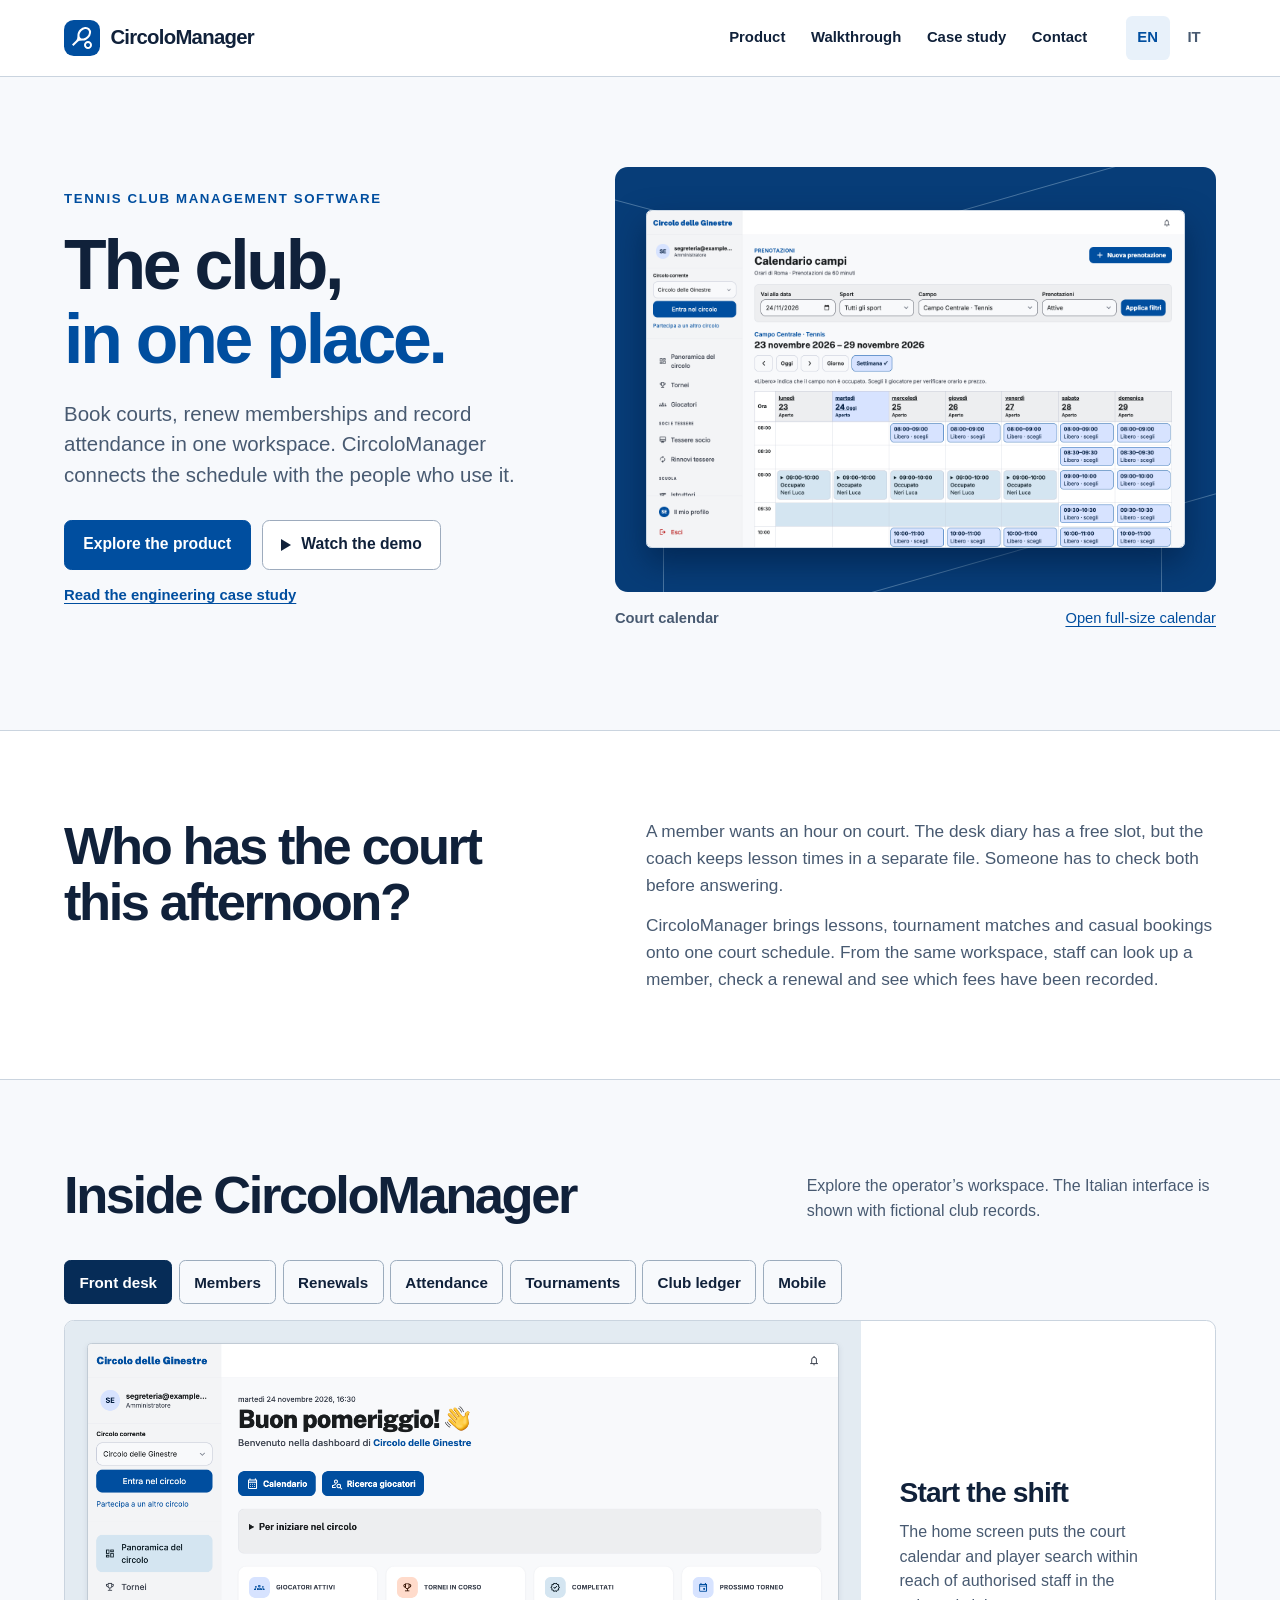
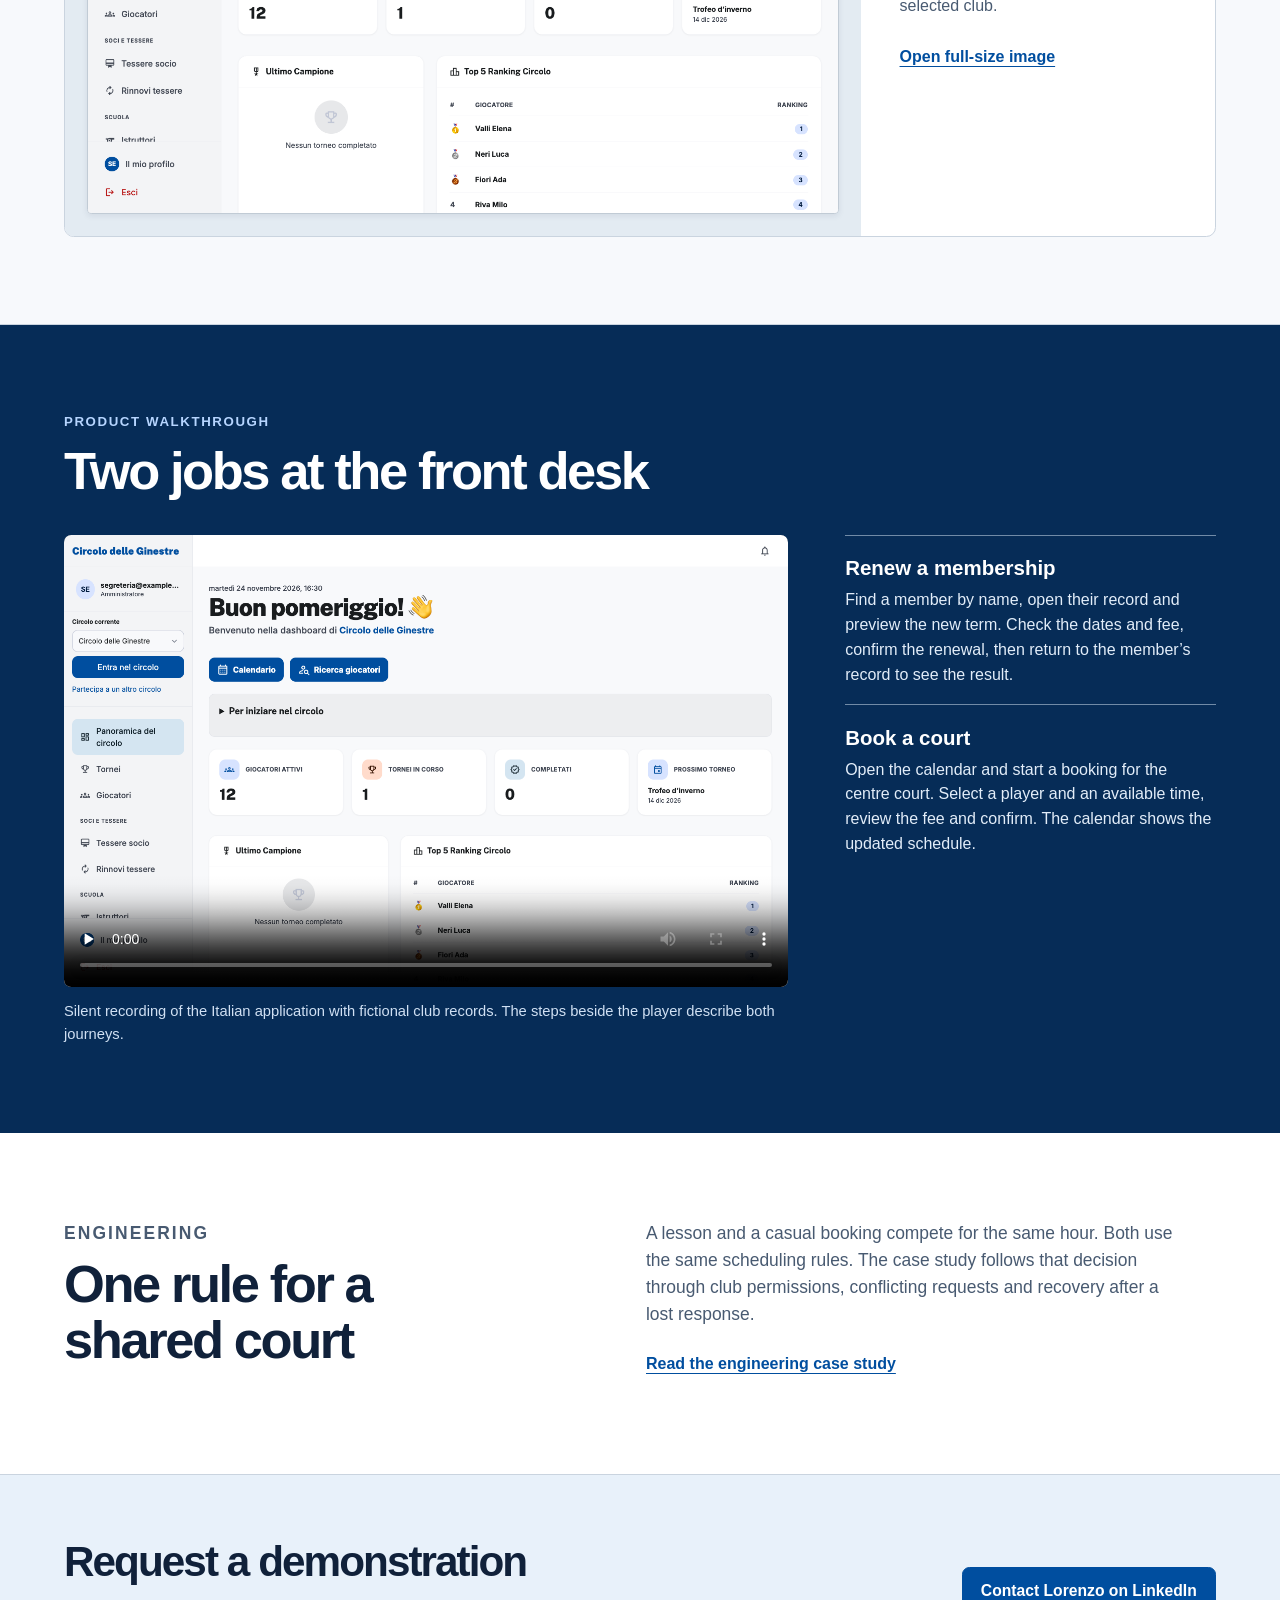
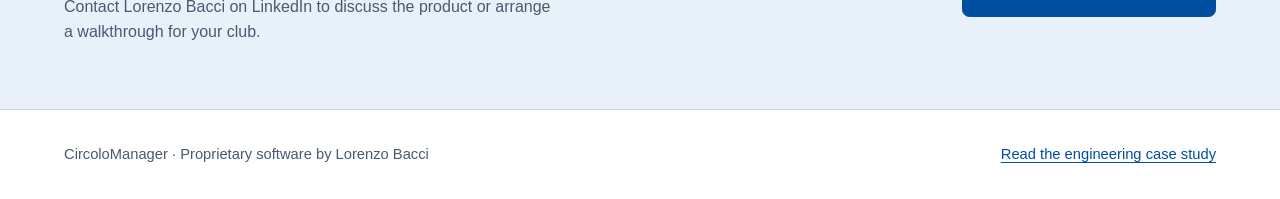
<file: site/index.html>
<!doctype html>
<html lang="en">
<head>
  <meta charset="utf-8">
  <meta name="viewport" content="width=device-width, initial-scale=1">
  <title>CircoloManager · Tennis club management software</title>
  <meta name="description" content="Explore court bookings, memberships, lessons and tournaments in CircoloManager, a proprietary tennis club management application by Lorenzo Bacci.">
  <meta name="author" content="Lorenzo Bacci">
  <meta name="theme-color" content="#004e9f">
  <link rel="canonical" href="https://lorenzobacci20.github.io/circolomanager-showcase/">
  <link rel="alternate" hreflang="en" href="https://lorenzobacci20.github.io/circolomanager-showcase/">
  <link rel="alternate" hreflang="it" href="https://lorenzobacci20.github.io/circolomanager-showcase/it/">
  <link rel="alternate" hreflang="x-default" href="https://lorenzobacci20.github.io/circolomanager-showcase/">
  <link rel="icon" type="image/svg+xml" href="./assets/mark.svg">
  <link rel="stylesheet" href="./assets/site.css">
  <meta property="og:type" content="website">
  <meta property="og:site_name" content="CircoloManager">
  <meta property="og:locale" content="en_US">
  <meta property="og:locale:alternate" content="it_IT">
  <meta property="og:url" content="https://lorenzobacci20.github.io/circolomanager-showcase/">
  <meta property="og:title" content="CircoloManager · Tennis club management software">
  <meta property="og:description" content="Explore court bookings, memberships, lessons and tournaments in CircoloManager, a proprietary tennis club management application by Lorenzo Bacci.">
  <meta property="og:image" content="https://lorenzobacci20.github.io/circolomanager-showcase/assets/social-en.jpg">
  <meta property="og:image:width" content="1200">
  <meta property="og:image:height" content="630">
  <meta property="og:image:type" content="image/jpeg">
  <meta property="og:image:alt" content="CircoloManager tennis racket mark and a court calendar from the application.">
  <meta name="twitter:card" content="summary_large_image">
  <meta name="twitter:image:alt" content="CircoloManager tennis racket mark and a court calendar from the application.">
</head>
<body>
<a class="skip" href="#main">Skip to content</a>
<header>
  <div class="top wrap">
    <a class="brand" href="./"><img src="./assets/mark.svg" alt="" width="36" height="36">CircoloManager</a>
    <div class="navs">
      <nav aria-label="Main navigation">
        <a href="./#product">Product</a>
        <a href="./#walkthrough">Walkthrough</a>
        <a href="./case-study/">Case study</a>
        <a href="#contact">Contact</a>
      </nav>
      <div class="locales" role="group" aria-label="Language"><a href="./" lang="en" hreflang="en" aria-label="EN – English" aria-current="page" class="active">EN</a><a href="./it/" lang="it" hreflang="it" aria-label="IT – Italiano">IT</a></div>
    </div>
  </div>
</header>
<main id="main" tabindex="-1">
  <section class="hero" aria-labelledby="hero-heading">
    <div class="wrap hero-grid">
      <div>
        <p class="kicker">Tennis club management software</p>
        <h1 id="hero-heading">The club, <span>in one place.</span></h1>
        <p class="lede">Book courts, renew memberships and record attendance in one workspace. CircoloManager connects the schedule with the people who use it.</p>
        <div class="actions">
          <a class="btn" href="#product">Explore the product</a>
          <a class="btn outline" href="#walkthrough"><i class="play" aria-hidden="true"></i>Watch the demo</a>
        </div>
        <a class="textlink hero-study" href="case-study/">Read the engineering case study</a>
      </div>
      <figure class="hero-figure">
        <div class="court court-frame">
          <img src="./assets/media/calendar.webp" alt="CircoloManager court calendar in Italian, with time slots for a fictional tennis club." width="1440" height="900" fetchpriority="high">
        </div>
        <figcaption><span>Court calendar</span> <a href="./assets/media/calendar.webp">Open full-size calendar</a></figcaption>
      </figure>
    </div>
  </section>
  <section class="wrap flow problem-grid" aria-labelledby="desk-heading">
    <h2 id="desk-heading">Who has the court this afternoon?</h2>
    <div>
          <p>A member wants an hour on court. The desk diary has a free slot, but the coach keeps lesson times in a separate file. Someone has to check both before answering.</p>
          <p>CircoloManager brings lessons, tournament matches and casual bookings onto one court schedule. From the same workspace, staff can look up a member, check a renewal and see which fees have been recorded.</p>
    </div>
  </section>
  <section class="feature-area" id="product" aria-labelledby="features-heading">
    <div class="wrap flow">
      <div class="feature-head">
        <h2 id="features-heading">Inside CircoloManager</h2>
        <p>Explore the operator’s workspace. The Italian interface is shown with fictional club records.</p>
      </div>
    <div class="gallery" data-gallery>
      <div class="tabs" aria-label="Choose a product screen" hidden>
        <button type="button" id="tab-home">Front desk</button>
        <button type="button" id="tab-member">Members</button>
        <button type="button" id="tab-renewal">Renewals</button>
        <button type="button" id="tab-attendance">Attendance</button>
        <button type="button" id="tab-tournament">Tournaments</button>
        <button type="button" id="tab-ledger">Club ledger</button>
        <button type="button" id="tab-mobile">Mobile</button>
      </div>
      <section class="panel" id="view-home" aria-label="Start the shift">
        <div class="shot">
          <img src="./assets/media/home.webp" alt="Staff home screen showing shortcuts for the calendar and player search." width="1440" height="900" loading="lazy" decoding="async">
        </div>
        <div class="panel-copy">
          <h3>Start the shift</h3>
          <p>The home screen puts the court calendar and player search within reach of authorised staff in the selected club.</p>
          <a class="textlink" href="./assets/media/home.webp" aria-label="Open full-size image · Front desk">Open full-size image</a>
        </div>
      </section>
      <section class="panel" id="view-member" aria-label="Find the right member">
        <div class="shot">
          <img src="./assets/media/member.webp" alt="A player’s profile with tournament history and a membership card underneath." width="1440" height="900" loading="lazy" decoding="async">
        </div>
        <div class="panel-copy">
          <h3>Find the right member</h3>
          <p>Search by full name, then open the player’s record. A record number helps staff distinguish members who share a name.</p>
          <a class="textlink" href="./assets/media/member.webp" aria-label="Open full-size image · Members">Open full-size image</a>
        </div>
      </section>
      <section class="panel" id="view-renewal" aria-label="Check the renewal before confirming">
        <div class="shot">
          <img src="./assets/media/renewal.webp" alt="Membership renewal preview showing the member, effective dates and fee." width="1440" height="900" loading="lazy" decoding="async">
        </div>
        <div class="panel-copy">
          <h3>Check the renewal before confirming</h3>
          <p>Staff can inspect the membership period and fee before saving. A renewal with a fee records a charge, while the receipt of money is a separate action.</p>
          <a class="textlink" href="./assets/media/renewal.webp" aria-label="Open full-size image · Renewals">Open full-size image</a>
        </div>
      </section>
      <section class="panel" id="view-attendance" aria-label="Take attendance one player at a time">
        <div class="shot">
          <img src="./assets/media/attendance.webp" alt="Lesson attendance register with a row for each fictional participant." width="1440" height="900" loading="lazy" decoding="async">
        </div>
        <div class="panel-copy">
          <h3>Take attendance one player at a time</h3>
          <p>A coach’s lesson has a register. Staff can save one row while another player’s attendance is still being edited.</p>
          <a class="textlink" href="./assets/media/attendance.webp" aria-label="Open full-size image · Attendance">Open full-size image</a>
        </div>
      </section>
      <section class="panel" id="view-tournament" aria-label="Run the competition">
        <div class="shot">
          <img src="./assets/media/tournament.webp" alt="Tournament overview showing the groups, matches played and competition progress." width="1440" height="900" loading="lazy" decoding="async">
        </div>
        <div class="panel-copy">
          <h3>Run the competition</h3>
          <p>Organisers can manage matches in round-robin groups and knockout draws. Played results feed the standings.</p>
          <a class="textlink" href="./assets/media/tournament.webp" aria-label="Open full-size image · Tournaments">Open full-size image</a>
        </div>
      </section>
      <section class="panel" id="view-ledger" aria-label="Follow the money on a member’s account">
        <div class="shot">
          <img src="./assets/media/ledger.webp" alt="Ledger extract showing court, membership and course charges alongside a recorded cash payment." width="1120" height="387" loading="lazy" decoding="async">
        </div>
        <div class="panel-copy">
          <h3>Follow the money on a member’s account</h3>
          <p>Membership charges and recorded payments contribute to one account history. Corrections preserve the original entry so staff can follow what changed.</p>
          <a class="textlink" href="./assets/media/ledger.webp" aria-label="Open full-size image · Club ledger">Open full-size image</a>
        </div>
      </section>
      <section class="panel" id="view-mobile" aria-label="At the club, on a phone">
        <div class="shot phone">
          <img src="./assets/media/mobile.webp" alt="The mobile court calendar shows occupied and free slots for the selected day." width="390" height="844" loading="lazy" decoding="async">
        </div>
        <div class="panel-copy">
          <h3>At the club, on a phone</h3>
          <p>On a phone, the calendar lists the day’s booked and available times in a single column. Staff can read the schedule without scrolling sideways.</p>
          <a class="textlink" href="./assets/media/mobile.webp" aria-label="Open full-size image · Mobile">Open full-size image</a>
        </div>
      </section>
    </div>
    </div>
  </section>
  <section class="film" id="walkthrough" aria-labelledby="film-heading">
    <div class="wrap flow">
      <p class="kicker">Product walkthrough</p>
      <h2 id="film-heading">Two jobs at the front desk</h2>
      <div class="film-grid">
        <figure>
          <video controls playsinline preload="none" poster="./assets/media/home.webp" width="1440" height="900" aria-labelledby="film-heading" aria-describedby="film-description">
            <source src="./assets/media/walkthrough.mp4" type="video/mp4">
            <track kind="captions" label="English" srclang="en" src="./assets/media/walkthrough.en.vtt" default>
            <track kind="captions" label="Italiano" srclang="it" src="./assets/media/walkthrough.it.vtt">
            <a href="./assets/media/walkthrough.mp4">Open the recording</a>
          </video>
          <figcaption id="film-description">Silent recording of the Italian application with fictional club records. The steps beside the player describe both journeys.</figcaption>
        </figure>
        <ol class="steps">
            <li><strong>Renew a membership</strong><p>Find a member by name, open their record and preview the new term. Check the dates and fee, confirm the renewal, then return to the member’s record to see the result.</p></li>
            <li><strong>Book a court</strong><p>Open the calendar and start a booking for the centre court. Select a player and an available time, review the fee and confirm. The calendar shows the updated schedule.</p></li>
        </ol>
      </div>
    </div>
  </section>
  <section class="wrap flow engineering" aria-labelledby="engineering-heading">
    <div>
      <p class="kicker">Engineering</p>
      <h2 id="engineering-heading">One rule for a shared court</h2>
    </div>
    <div>
      <p>A lesson and a casual booking compete for the same hour. Both use the same scheduling rules. The case study follows that decision through club permissions, conflicting requests and recovery after a lost response.</p>
      <a class="textlink" href="case-study/">Read the engineering case study</a>
    </div>
  </section>
  <section class="contact-area" id="contact" aria-labelledby="contact-heading">
    <div class="contact wrap">
      <div>
        <h2 id="contact-heading">Request a demonstration</h2>
        <p>Contact Lorenzo Bacci on LinkedIn to discuss the product or arrange a walkthrough for your club.</p>
      </div>
      <a class="btn" href="https://www.linkedin.com/in/lorenzobacci96/" referrerpolicy="no-referrer">Contact Lorenzo on LinkedIn</a>
    </div>
  </section>
</main>
<footer>
  <div class="wrap">
    <span>CircoloManager · Proprietary software by Lorenzo Bacci</span>
    <a href="./case-study/">Read the engineering case study</a>
  </div>
</footer>
<script src="./assets/gallery.js" defer></script>
</body>
</html>
</file>
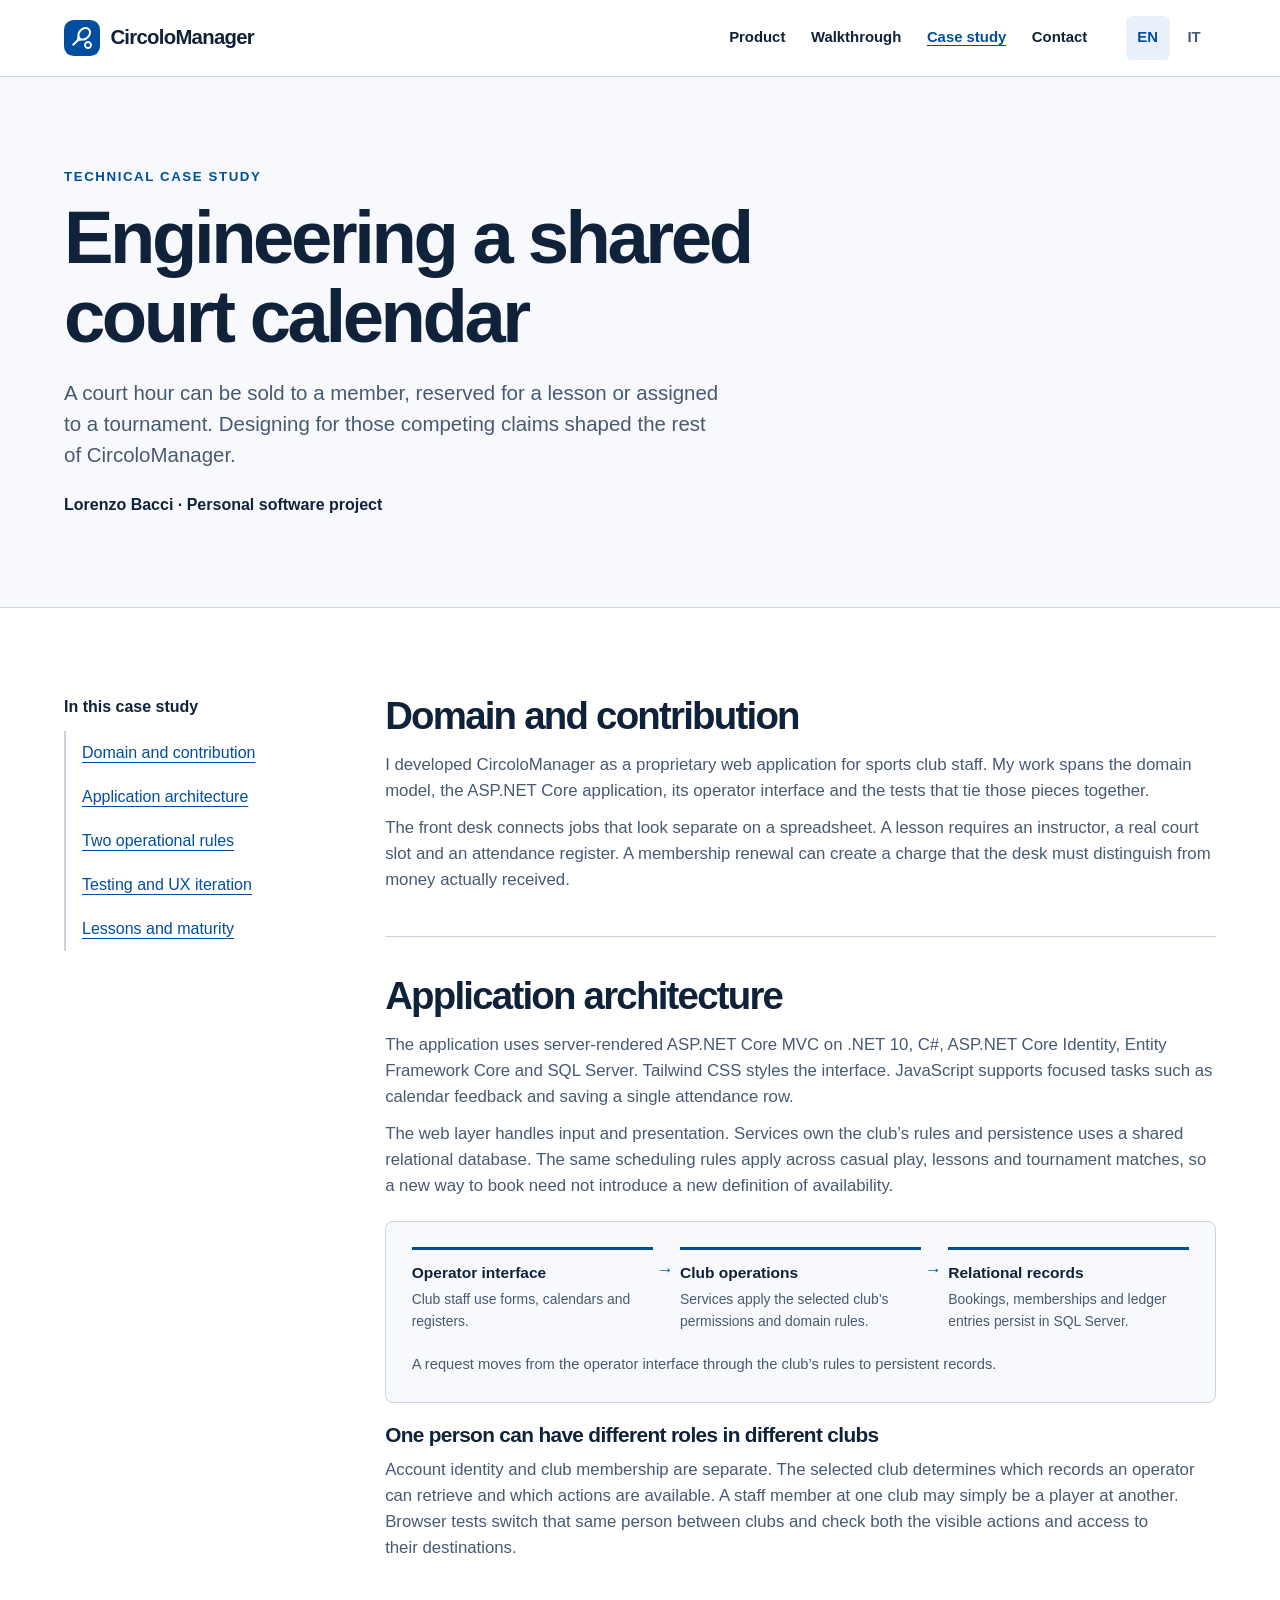
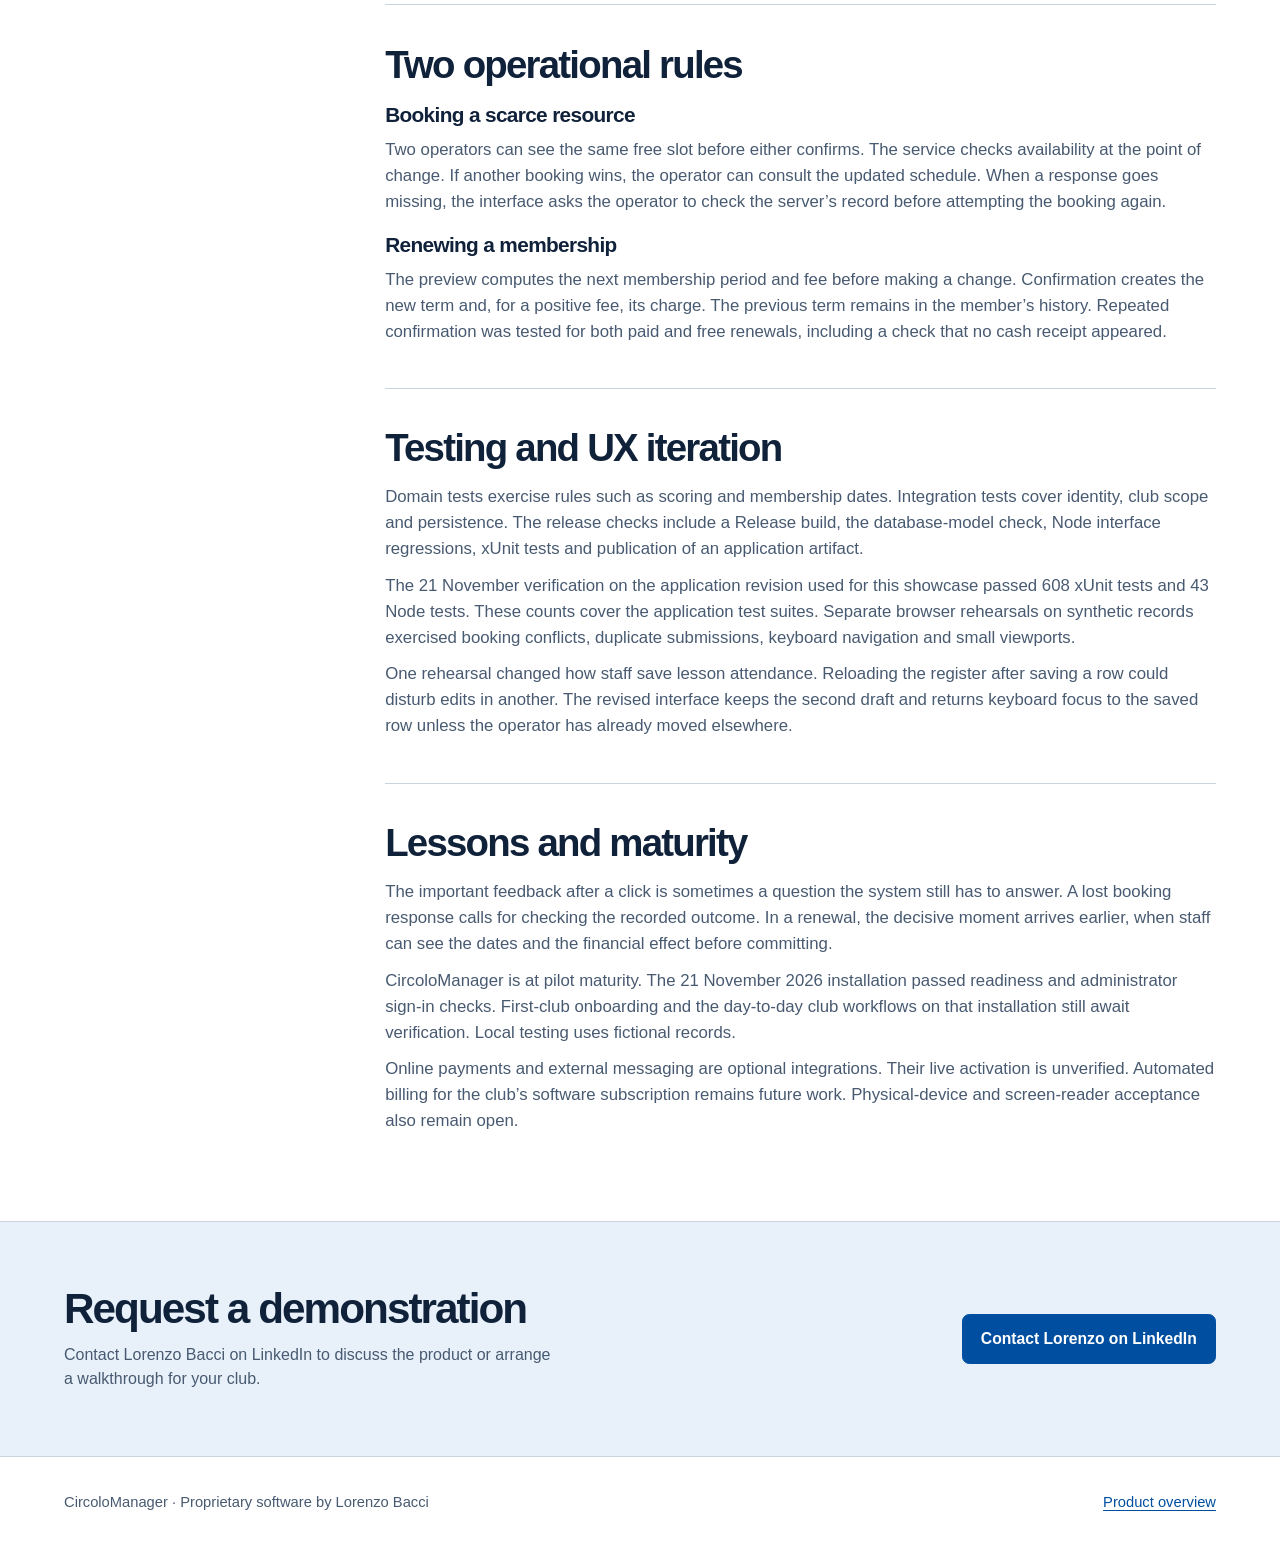
<file: site/case-study/index.html>
<!doctype html>
<html lang="en">
<head>
  <meta charset="utf-8">
  <meta name="viewport" content="width=device-width, initial-scale=1">
  <title>Engineering a shared court calendar · CircoloManager case study</title>
  <meta name="description" content="How Lorenzo Bacci designed club-scoped bookings, traceable membership renewals and recovery from interrupted requests in CircoloManager.">
  <meta name="author" content="Lorenzo Bacci">
  <meta name="theme-color" content="#004e9f">
  <link rel="canonical" href="https://lorenzobacci20.github.io/circolomanager-showcase/case-study/">
  <link rel="alternate" hreflang="en" href="https://lorenzobacci20.github.io/circolomanager-showcase/case-study/">
  <link rel="alternate" hreflang="it" href="https://lorenzobacci20.github.io/circolomanager-showcase/it/case-study/">
  <link rel="alternate" hreflang="x-default" href="https://lorenzobacci20.github.io/circolomanager-showcase/case-study/">
  <link rel="icon" type="image/svg+xml" href="../assets/mark.svg">
  <link rel="stylesheet" href="../assets/site.css">
  <meta property="og:type" content="article">
  <meta property="og:site_name" content="CircoloManager">
  <meta property="og:locale" content="en_US">
  <meta property="og:locale:alternate" content="it_IT">
  <meta property="og:url" content="https://lorenzobacci20.github.io/circolomanager-showcase/case-study/">
  <meta property="og:title" content="Engineering a shared court calendar · CircoloManager case study">
  <meta property="og:description" content="How Lorenzo Bacci designed club-scoped bookings, traceable membership renewals and recovery from interrupted requests in CircoloManager.">
  <meta property="og:image" content="https://lorenzobacci20.github.io/circolomanager-showcase/assets/social-en.jpg">
  <meta property="og:image:width" content="1200">
  <meta property="og:image:height" content="630">
  <meta property="og:image:type" content="image/jpeg">
  <meta property="og:image:alt" content="CircoloManager tennis racket mark and a court calendar from the application.">
  <meta name="twitter:card" content="summary_large_image">
  <meta name="twitter:image:alt" content="CircoloManager tennis racket mark and a court calendar from the application.">
</head>
<body>
<a class="skip" href="#main">Skip to content</a>
<header>
  <div class="top wrap">
    <a class="brand" href="../"><img src="../assets/mark.svg" alt="" width="36" height="36">CircoloManager</a>
    <div class="navs">
      <nav aria-label="Main navigation">
        <a href="../#product">Product</a>
        <a href="../#walkthrough">Walkthrough</a>
        <a href="../case-study/" aria-current="page">Case study</a>
        <a href="#contact">Contact</a>
      </nav>
      <div class="locales" role="group" aria-label="Language"><a href="../case-study/" lang="en" hreflang="en" aria-label="EN – English" aria-current="page" class="active">EN</a><a href="../it/case-study/" lang="it" hreflang="it" aria-label="IT – Italiano">IT</a></div>
    </div>
  </div>
</header>
<main id="main" tabindex="-1">
  <div class="case-hero">
    <div class="wrap">
      <p class="kicker">Technical case study</p>
      <h1>Engineering a shared court calendar</h1>
      <p class="lede">A court hour can be sold to a member, reserved for a lesson or assigned to a tournament. Designing for those competing claims shaped the rest of CircoloManager.</p>
      <p class="byline">Lorenzo Bacci · Personal software project</p>
    </div>
  </div>
  <div class="wrap case-body flow">
    <aside class="contents">
      <div>
        <strong id="contents-heading">In this case study</strong>
        <nav aria-labelledby="contents-heading">
          <a href="#domain">Domain and contribution</a>
          <a href="#architecture">Application architecture</a>
          <a href="#workflows">Two operational rules</a>
          <a href="#quality">Testing and UX iteration</a>
          <a href="#lessons">Lessons and maturity</a>
        </nav>
      </div>
    </aside>
    <article class="article" aria-label="Technical case study">
        <section aria-labelledby="domain">
          <h2 id="domain">Domain and contribution</h2>
          <p>I developed CircoloManager as a proprietary web application for sports club staff. My work spans the domain model, the ASP.NET Core application, its operator interface and the tests that tie those pieces together.</p>
          <p>The front desk connects jobs that look separate on a spreadsheet. A lesson requires an instructor, a real court slot and an attendance register. A membership renewal can create a charge that the desk must distinguish from money actually received.</p>
        </section>
        <section aria-labelledby="architecture">
          <h2 id="architecture">Application architecture</h2>
          <p>The application uses server-rendered ASP.NET Core MVC on .NET 10, C#, ASP.NET Core Identity, Entity Framework Core and SQL Server. Tailwind CSS styles the interface. JavaScript supports focused tasks such as calendar feedback and saving a single attendance row.</p>
          <p>The web layer handles input and presentation. Services own the club’s rules and persistence uses a shared relational database. The same scheduling rules apply across casual play, lessons and tournament matches, so a new way to book need not introduce a new definition of availability.</p>
          <figure class="arch">
            <ol>
              <li><strong>Operator interface</strong><span>Club staff use forms, calendars and registers.</span></li>
              <li><strong>Club operations</strong><span>Services apply the selected club’s permissions and domain rules.</span></li>
              <li><strong>Relational records</strong><span>Bookings, memberships and ledger entries persist in SQL Server.</span></li>
            </ol>
            <figcaption>A request moves from the operator interface through the club’s rules to persistent records.</figcaption>
          </figure>
          <h3>One person can have different roles in different clubs</h3>
          <p>Account identity and club membership are separate. The selected club determines which records an operator can retrieve and which actions are available. A staff member at one club may simply be a player at another. Browser tests switch that same person between clubs and check both the visible actions and access to their destinations.</p>
        </section>
        <section aria-labelledby="workflows">
          <h2 id="workflows">Two operational rules</h2>
          <h3>Booking a scarce resource</h3>
          <p>Two operators can see the same free slot before either confirms. The service checks availability at the point of change. If another booking wins, the operator can consult the updated schedule. When a response goes missing, the interface asks the operator to check the server’s record before attempting the booking again.</p>
          <h3>Renewing a membership</h3>
          <p>The preview computes the next membership period and fee before making a change. Confirmation creates the new term and, for a positive fee, its charge. The previous term remains in the member’s history. Repeated confirmation was tested for both paid and free renewals, including a check that no cash receipt appeared.</p>
        </section>
        <section aria-labelledby="quality">
          <h2 id="quality">Testing and UX iteration</h2>
          <p>Domain tests exercise rules such as scoring and membership dates. Integration tests cover identity, club scope and persistence. The release checks include a Release build, the database-model check, Node interface regressions, xUnit tests and publication of an application artifact.</p>
          <p>The 21 November verification on the application revision used for this showcase passed 608 xUnit tests and 43 Node tests. These counts cover the application test suites. Separate browser rehearsals on synthetic records exercised booking conflicts, duplicate submissions, keyboard navigation and small viewports.</p>
          <p>One rehearsal changed how staff save lesson attendance. Reloading the register after saving a row could disturb edits in another. The revised interface keeps the second draft and returns keyboard focus to the saved row unless the operator has already moved elsewhere.</p>
        </section>
        <section aria-labelledby="lessons">
          <h2 id="lessons">Lessons and maturity</h2>
          <p>The important feedback after a click is sometimes a question the system still has to answer. A lost booking response calls for checking the recorded outcome. In a renewal, the decisive moment arrives earlier, when staff can see the dates and the financial effect before committing.</p>
          <p>CircoloManager is at pilot maturity. The 21 November 2026 installation passed readiness and administrator sign-in checks. First-club onboarding and the day-to-day club workflows on that installation still await verification. Local testing uses fictional records.</p>
          <p>Online payments and external messaging are optional integrations. Their live activation is unverified. Automated billing for the club’s software subscription remains future work. Physical-device and screen-reader acceptance also remain open.</p>
        </section>
    </article>
  </div>
  <section class="contact-area" id="contact" aria-labelledby="contact-heading">
    <div class="contact wrap">
      <div>
        <h2 id="contact-heading">Request a demonstration</h2>
        <p>Contact Lorenzo Bacci on LinkedIn to discuss the product or arrange a walkthrough for your club.</p>
      </div>
      <a class="btn" href="https://www.linkedin.com/in/lorenzobacci96/" referrerpolicy="no-referrer">Contact Lorenzo on LinkedIn</a>
    </div>
  </section>
</main>
<footer>
  <div class="wrap">
    <span>CircoloManager · Proprietary software by Lorenzo Bacci</span>
    <a href="../">Product overview</a>
  </div>
</footer>

</body>
</html>
</file>
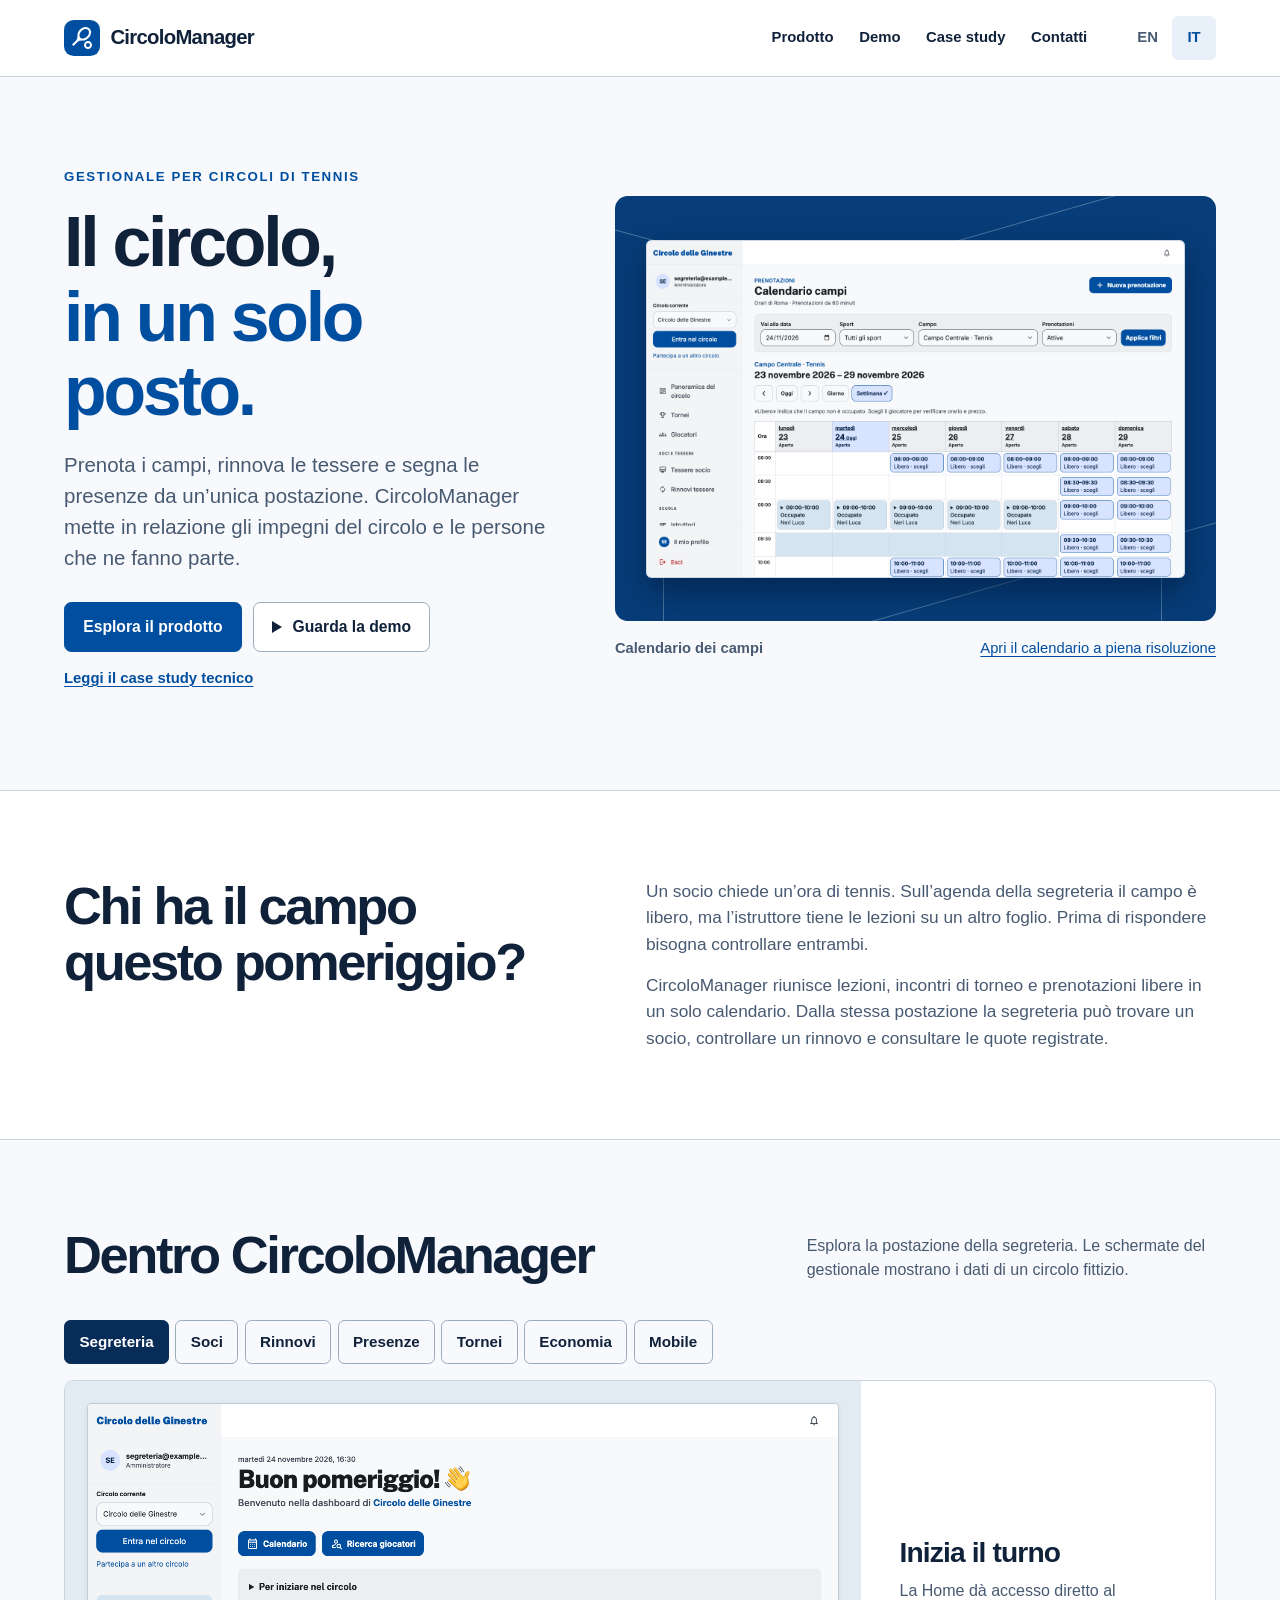
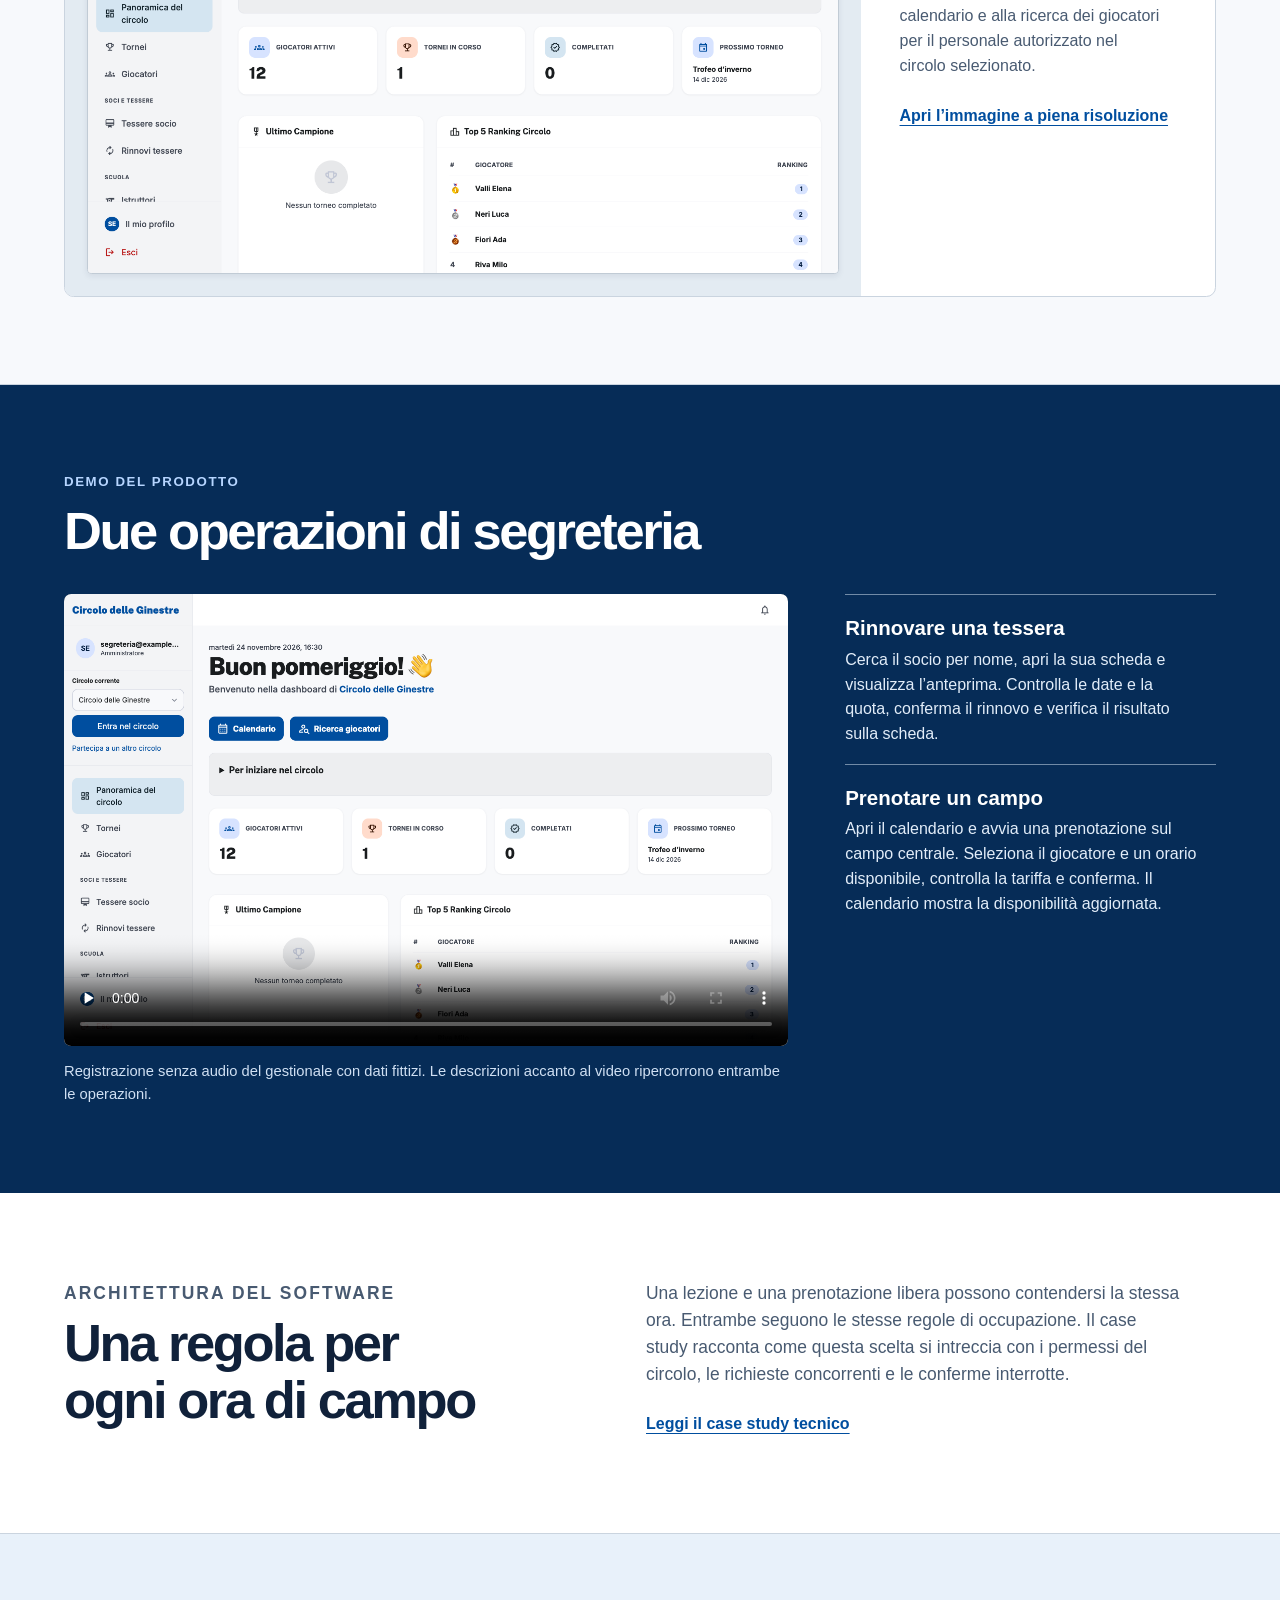
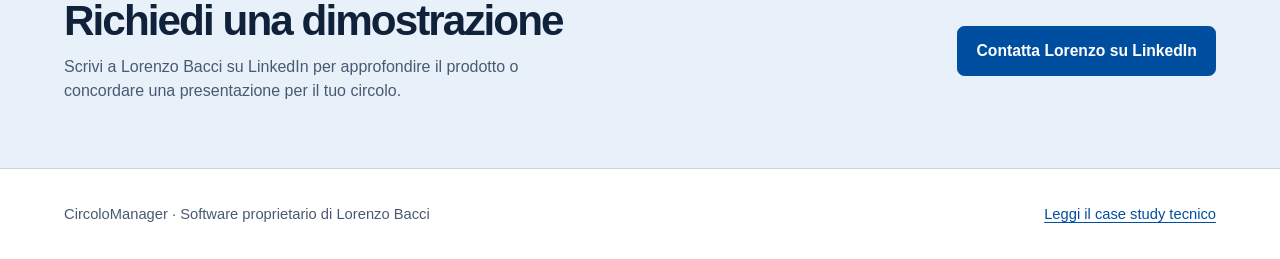
<file: site/it/index.html>
<!doctype html>
<html lang="it">
<head>
  <meta charset="utf-8">
  <meta name="viewport" content="width=device-width, initial-scale=1">
  <title>CircoloManager · Gestionale per circoli di tennis</title>
  <meta name="description" content="Esplora prenotazioni dei campi, rinnovi delle tessere, lezioni e tornei in CircoloManager, il gestionale proprietario per circoli sportivi di Lorenzo Bacci.">
  <meta name="author" content="Lorenzo Bacci">
  <meta name="theme-color" content="#004e9f">
  <link rel="canonical" href="https://lorenzobacci20.github.io/circolomanager-showcase/it/">
  <link rel="alternate" hreflang="en" href="https://lorenzobacci20.github.io/circolomanager-showcase/">
  <link rel="alternate" hreflang="it" href="https://lorenzobacci20.github.io/circolomanager-showcase/it/">
  <link rel="alternate" hreflang="x-default" href="https://lorenzobacci20.github.io/circolomanager-showcase/">
  <link rel="icon" type="image/svg+xml" href="../assets/mark.svg">
  <link rel="stylesheet" href="../assets/site.css">
  <meta property="og:type" content="website">
  <meta property="og:site_name" content="CircoloManager">
  <meta property="og:locale" content="it_IT">
  <meta property="og:locale:alternate" content="en_US">
  <meta property="og:url" content="https://lorenzobacci20.github.io/circolomanager-showcase/it/">
  <meta property="og:title" content="CircoloManager · Gestionale per circoli di tennis">
  <meta property="og:description" content="Esplora prenotazioni dei campi, rinnovi delle tessere, lezioni e tornei in CircoloManager, il gestionale proprietario per circoli sportivi di Lorenzo Bacci.">
  <meta property="og:image" content="https://lorenzobacci20.github.io/circolomanager-showcase/assets/social-it.jpg">
  <meta property="og:image:width" content="1200">
  <meta property="og:image:height" content="630">
  <meta property="og:image:type" content="image/jpeg">
  <meta property="og:image:alt" content="Marchio di CircoloManager con la racchetta e il calendario campi del gestionale.">
  <meta name="twitter:card" content="summary_large_image">
  <meta name="twitter:image:alt" content="Marchio di CircoloManager con la racchetta e il calendario campi del gestionale.">
</head>
<body>
<a class="skip" href="#main">Vai al contenuto</a>
<header>
  <div class="top wrap">
    <a class="brand" href="../it/"><img src="../assets/mark.svg" alt="" width="36" height="36">CircoloManager</a>
    <div class="navs">
      <nav aria-label="Navigazione principale">
        <a href="../it/#product">Prodotto</a>
        <a href="../it/#walkthrough">Demo</a>
        <a href="../it/case-study/">Case study</a>
        <a href="#contact">Contatti</a>
      </nav>
      <div class="locales" role="group" aria-label="Lingua"><a href="../" lang="en" hreflang="en" aria-label="EN – English">EN</a><a href="../it/" lang="it" hreflang="it" aria-label="IT – Italiano" aria-current="page" class="active">IT</a></div>
    </div>
  </div>
</header>
<main id="main" tabindex="-1">
  <section class="hero" aria-labelledby="hero-heading">
    <div class="wrap hero-grid">
      <div>
        <p class="kicker">Gestionale per circoli di tennis</p>
        <h1 id="hero-heading">Il circolo, <span>in un solo posto.</span></h1>
        <p class="lede">Prenota i campi, rinnova le tessere e segna le presenze da un’unica postazione. CircoloManager mette in relazione gli impegni del circolo e le persone che ne fanno parte.</p>
        <div class="actions">
          <a class="btn" href="#product">Esplora il prodotto</a>
          <a class="btn outline" href="#walkthrough"><i class="play" aria-hidden="true"></i>Guarda la demo</a>
        </div>
        <a class="textlink hero-study" href="case-study/">Leggi il case study tecnico</a>
      </div>
      <figure class="hero-figure">
        <div class="court court-frame">
          <img src="../assets/media/calendar.webp" alt="Il calendario di CircoloManager con le fasce orarie dei campi di un circolo fittizio." width="1440" height="900" fetchpriority="high">
        </div>
        <figcaption><span>Calendario dei campi</span> <a href="../assets/media/calendar.webp">Apri il calendario a piena risoluzione</a></figcaption>
      </figure>
    </div>
  </section>
  <section class="wrap flow problem-grid" aria-labelledby="desk-heading">
    <h2 id="desk-heading">Chi ha il campo questo pomeriggio?</h2>
    <div>
          <p>Un socio chiede un’ora di tennis. Sull’agenda della segreteria il campo è libero, ma l’istruttore tiene le lezioni su un altro foglio. Prima di rispondere bisogna controllare entrambi.</p>
          <p>CircoloManager riunisce lezioni, incontri di torneo e prenotazioni libere in un solo calendario. Dalla stessa postazione la segreteria può trovare un socio, controllare un rinnovo e consultare le quote registrate.</p>
    </div>
  </section>
  <section class="feature-area" id="product" aria-labelledby="features-heading">
    <div class="wrap flow">
      <div class="feature-head">
        <h2 id="features-heading">Dentro CircoloManager</h2>
        <p>Esplora la postazione della segreteria. Le schermate del gestionale mostrano i dati di un circolo fittizio.</p>
      </div>
    <div class="gallery" data-gallery>
      <div class="tabs" aria-label="Scegli una schermata" hidden>
        <button type="button" id="tab-home">Segreteria</button>
        <button type="button" id="tab-member">Soci</button>
        <button type="button" id="tab-renewal">Rinnovi</button>
        <button type="button" id="tab-attendance">Presenze</button>
        <button type="button" id="tab-tournament">Tornei</button>
        <button type="button" id="tab-ledger">Economia</button>
        <button type="button" id="tab-mobile">Mobile</button>
      </div>
      <section class="panel" id="view-home" aria-label="Inizia il turno">
        <div class="shot">
          <img src="../assets/media/home.webp" alt="Home della segreteria con gli accessi al calendario e alla ricerca giocatori." width="1440" height="900" loading="lazy" decoding="async">
        </div>
        <div class="panel-copy">
          <h3>Inizia il turno</h3>
          <p>La Home dà accesso diretto al calendario e alla ricerca dei giocatori per il personale autorizzato nel circolo selezionato.</p>
          <a class="textlink" href="../assets/media/home.webp" aria-label="Apri l’immagine a piena risoluzione · Segreteria">Apri l’immagine a piena risoluzione</a>
        </div>
      </section>
      <section class="panel" id="view-member" aria-label="Trova il socio giusto">
        <div class="shot">
          <img src="../assets/media/member.webp" alt="Scheda di una giocatrice con storico tornei e tessera socio." width="1440" height="900" loading="lazy" decoding="async">
        </div>
        <div class="panel-copy">
          <h3>Trova il socio giusto</h3>
          <p>Cerca per nome e cognome e apri la scheda del giocatore. Il numero di scheda aiuta la segreteria a distinguere due omonimi.</p>
          <a class="textlink" href="../assets/media/member.webp" aria-label="Apri l’immagine a piena risoluzione · Soci">Apri l’immagine a piena risoluzione</a>
        </div>
      </section>
      <section class="panel" id="view-renewal" aria-label="Controlla il rinnovo prima di confermare">
        <div class="shot">
          <img src="../assets/media/renewal.webp" alt="Anteprima del rinnovo con il socio, il periodo effettivo e la quota." width="1440" height="900" loading="lazy" decoding="async">
        </div>
        <div class="panel-copy">
          <h3>Controlla il rinnovo prima di confermare</h3>
          <p>La segreteria verifica periodo e quota prima del salvataggio. Un rinnovo a pagamento genera un addebito. L’incasso si registra separatamente.</p>
          <a class="textlink" href="../assets/media/renewal.webp" aria-label="Apri l’immagine a piena risoluzione · Rinnovi">Apri l’immagine a piena risoluzione</a>
        </div>
      </section>
      <section class="panel" id="view-attendance" aria-label="Segna le presenze una alla volta">
        <div class="shot">
          <img src="../assets/media/attendance.webp" alt="Registro presenze di una lezione con una riga per ciascun allievo fittizio." width="1440" height="900" loading="lazy" decoding="async">
        </div>
        <div class="panel-copy">
          <h3>Segna le presenze una alla volta</h3>
          <p>Ogni lezione ha un registro. La segreteria può salvare la presenza di un allievo mentre la modifica alla riga di un altro resta in bozza.</p>
          <a class="textlink" href="../assets/media/attendance.webp" aria-label="Apri l’immagine a piena risoluzione · Presenze">Apri l’immagine a piena risoluzione</a>
        </div>
      </section>
      <section class="panel" id="view-tournament" aria-label="Segui il torneo">
        <div class="shot">
          <img src="../assets/media/tournament.webp" alt="Panoramica del torneo con i gironi, le partite giocate e lo stato di avanzamento." width="1440" height="900" loading="lazy" decoding="async">
        </div>
        <div class="panel-copy">
          <h3>Segui il torneo</h3>
          <p>Gli organizzatori gestiscono incontri a gironi e a eliminazione diretta. I risultati disputati alimentano le classifiche.</p>
          <a class="textlink" href="../assets/media/tournament.webp" aria-label="Apri l’immagine a piena risoluzione · Tornei">Apri l’immagine a piena risoluzione</a>
        </div>
      </section>
      <section class="panel" id="view-ledger" aria-label="Segui la posizione economica del socio">
        <div class="shot">
          <img src="../assets/media/ledger.webp" alt="Estratto dei movimenti con addebiti per campo, tessera e corso e un pagamento in contanti." width="1120" height="387" loading="lazy" decoding="async">
        </div>
        <div class="panel-copy">
          <h3>Segui la posizione economica del socio</h3>
          <p>Quote e incassi registrati confluiscono in un unico storico. Le rettifiche conservano il movimento originario, così la segreteria può ricostruire le variazioni.</p>
          <a class="textlink" href="../assets/media/ledger.webp" aria-label="Apri l’immagine a piena risoluzione · Economia">Apri l’immagine a piena risoluzione</a>
        </div>
      </section>
      <section class="panel" id="view-mobile" aria-label="In circolo, dallo smartphone">
        <div class="shot phone">
          <img src="../assets/media/mobile.webp" alt="Calendario mobile con gli orari liberi e occupati della giornata selezionata." width="390" height="844" loading="lazy" decoding="async">
        </div>
        <div class="panel-copy">
          <h3>In circolo, dallo smartphone</h3>
          <p>Sullo smartphone il calendario dispone in una sola colonna le fasce libere e occupate della giornata. La segreteria può leggerle senza scorrere lateralmente.</p>
          <a class="textlink" href="../assets/media/mobile.webp" aria-label="Apri l’immagine a piena risoluzione · Mobile">Apri l’immagine a piena risoluzione</a>
        </div>
      </section>
    </div>
    </div>
  </section>
  <section class="film" id="walkthrough" aria-labelledby="film-heading">
    <div class="wrap flow">
      <p class="kicker">Demo del prodotto</p>
      <h2 id="film-heading">Due operazioni di segreteria</h2>
      <div class="film-grid">
        <figure>
          <video controls playsinline preload="none" poster="../assets/media/home.webp" width="1440" height="900" aria-labelledby="film-heading" aria-describedby="film-description">
            <source src="../assets/media/walkthrough.mp4" type="video/mp4">
            <track kind="captions" label="English" srclang="en" src="../assets/media/walkthrough.en.vtt">
            <track kind="captions" label="Italiano" srclang="it" src="../assets/media/walkthrough.it.vtt" default>
            <a href="../assets/media/walkthrough.mp4">Apri la registrazione</a>
          </video>
          <figcaption id="film-description">Registrazione senza audio del gestionale con dati fittizi. Le descrizioni accanto al video ripercorrono entrambe le operazioni.</figcaption>
        </figure>
        <ol class="steps">
            <li><strong>Rinnovare una tessera</strong><p>Cerca il socio per nome, apri la sua scheda e visualizza l’anteprima. Controlla le date e la quota, conferma il rinnovo e verifica il risultato sulla scheda.</p></li>
            <li><strong>Prenotare un campo</strong><p>Apri il calendario e avvia una prenotazione sul campo centrale. Seleziona il giocatore e un orario disponibile, controlla la tariffa e conferma. Il calendario mostra la disponibilità aggiornata.</p></li>
        </ol>
      </div>
    </div>
  </section>
  <section class="wrap flow engineering" aria-labelledby="engineering-heading">
    <div>
      <p class="kicker">Architettura del software</p>
      <h2 id="engineering-heading">Una regola per ogni ora di campo</h2>
    </div>
    <div>
      <p>Una lezione e una prenotazione libera possono contendersi la stessa ora. Entrambe seguono le stesse regole di occupazione. Il case study racconta come questa scelta si intreccia con i permessi del circolo, le richieste concorrenti e le conferme interrotte.</p>
      <a class="textlink" href="case-study/">Leggi il case study tecnico</a>
    </div>
  </section>
  <section class="contact-area" id="contact" aria-labelledby="contact-heading">
    <div class="contact wrap">
      <div>
        <h2 id="contact-heading">Richiedi una dimostrazione</h2>
        <p>Scrivi a Lorenzo Bacci su LinkedIn per approfondire il prodotto o concordare una presentazione per il tuo circolo.</p>
      </div>
      <a class="btn" href="https://www.linkedin.com/in/lorenzobacci96/" referrerpolicy="no-referrer">Contatta Lorenzo su LinkedIn</a>
    </div>
  </section>
</main>
<footer>
  <div class="wrap">
    <span>CircoloManager · Software proprietario di Lorenzo Bacci</span>
    <a href="../it/case-study/">Leggi il case study tecnico</a>
  </div>
</footer>
<script src="../assets/gallery.js" defer></script>
</body>
</html>
</file>
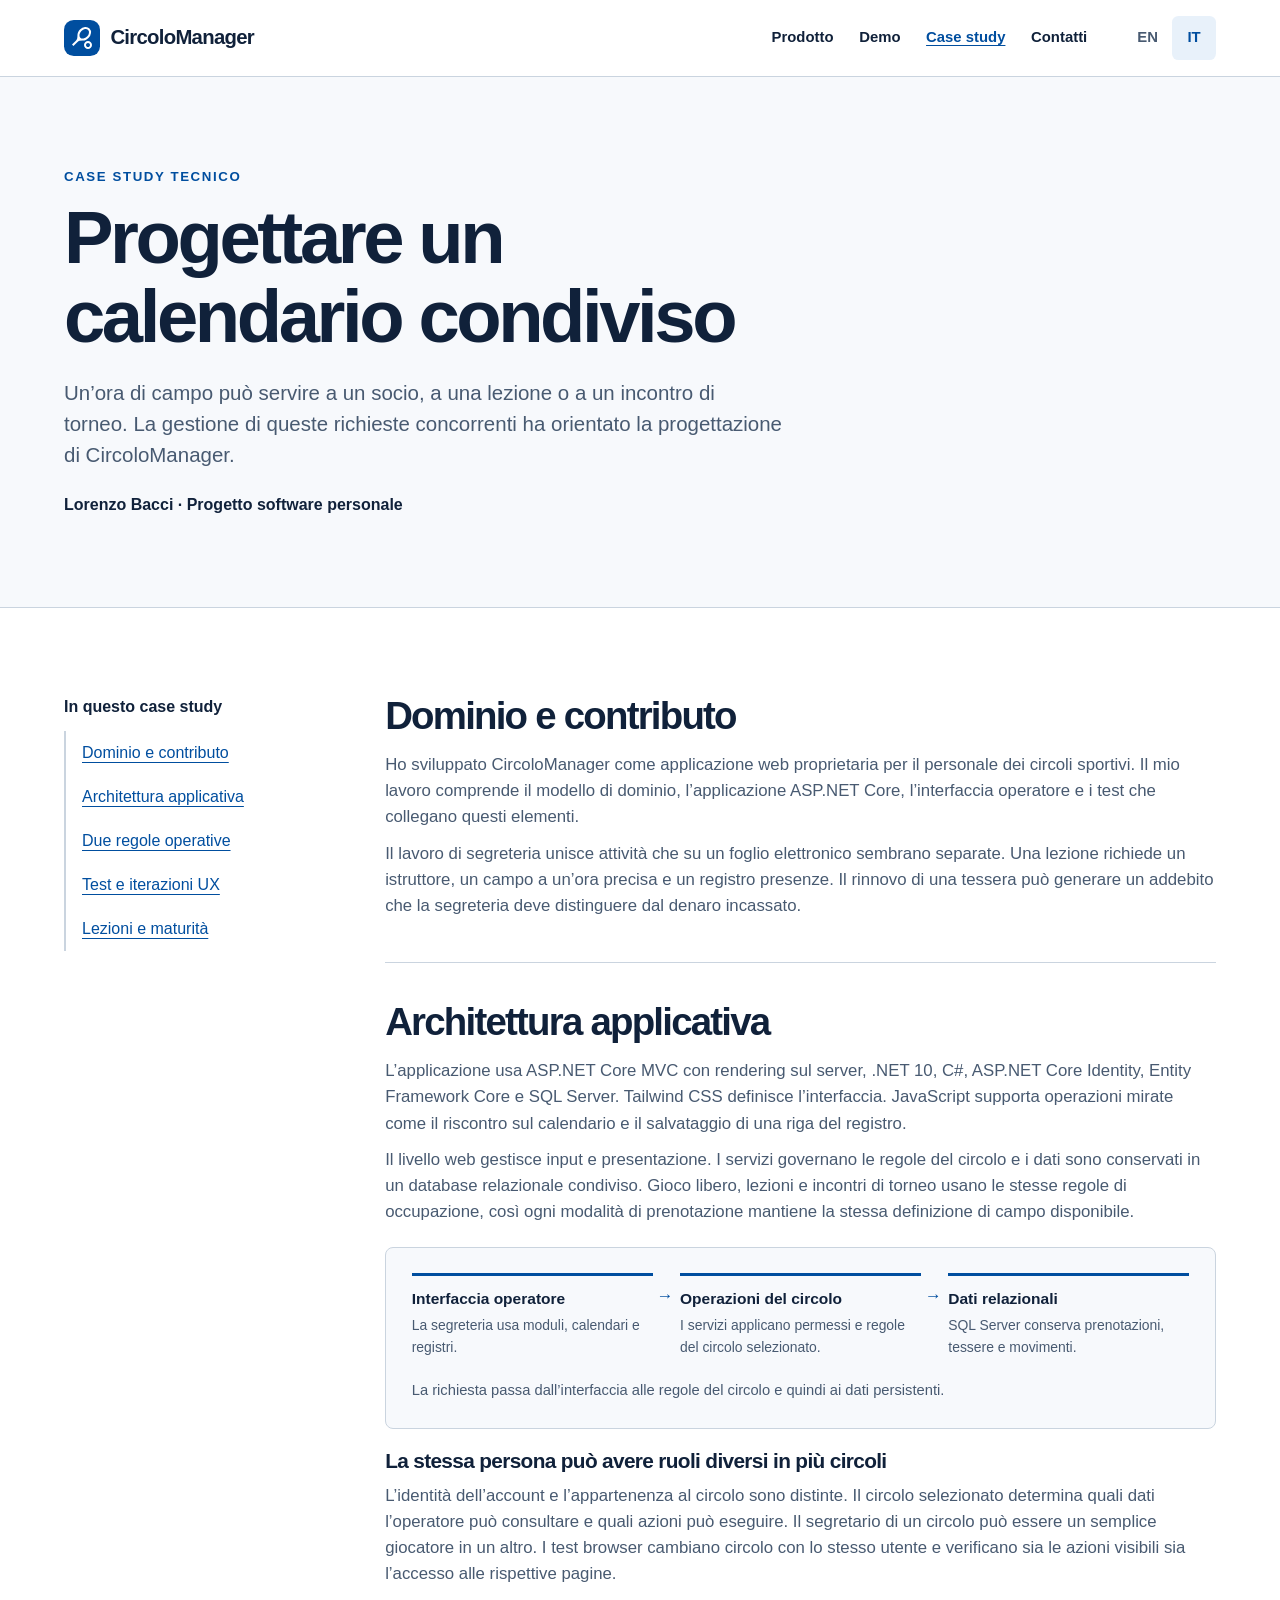
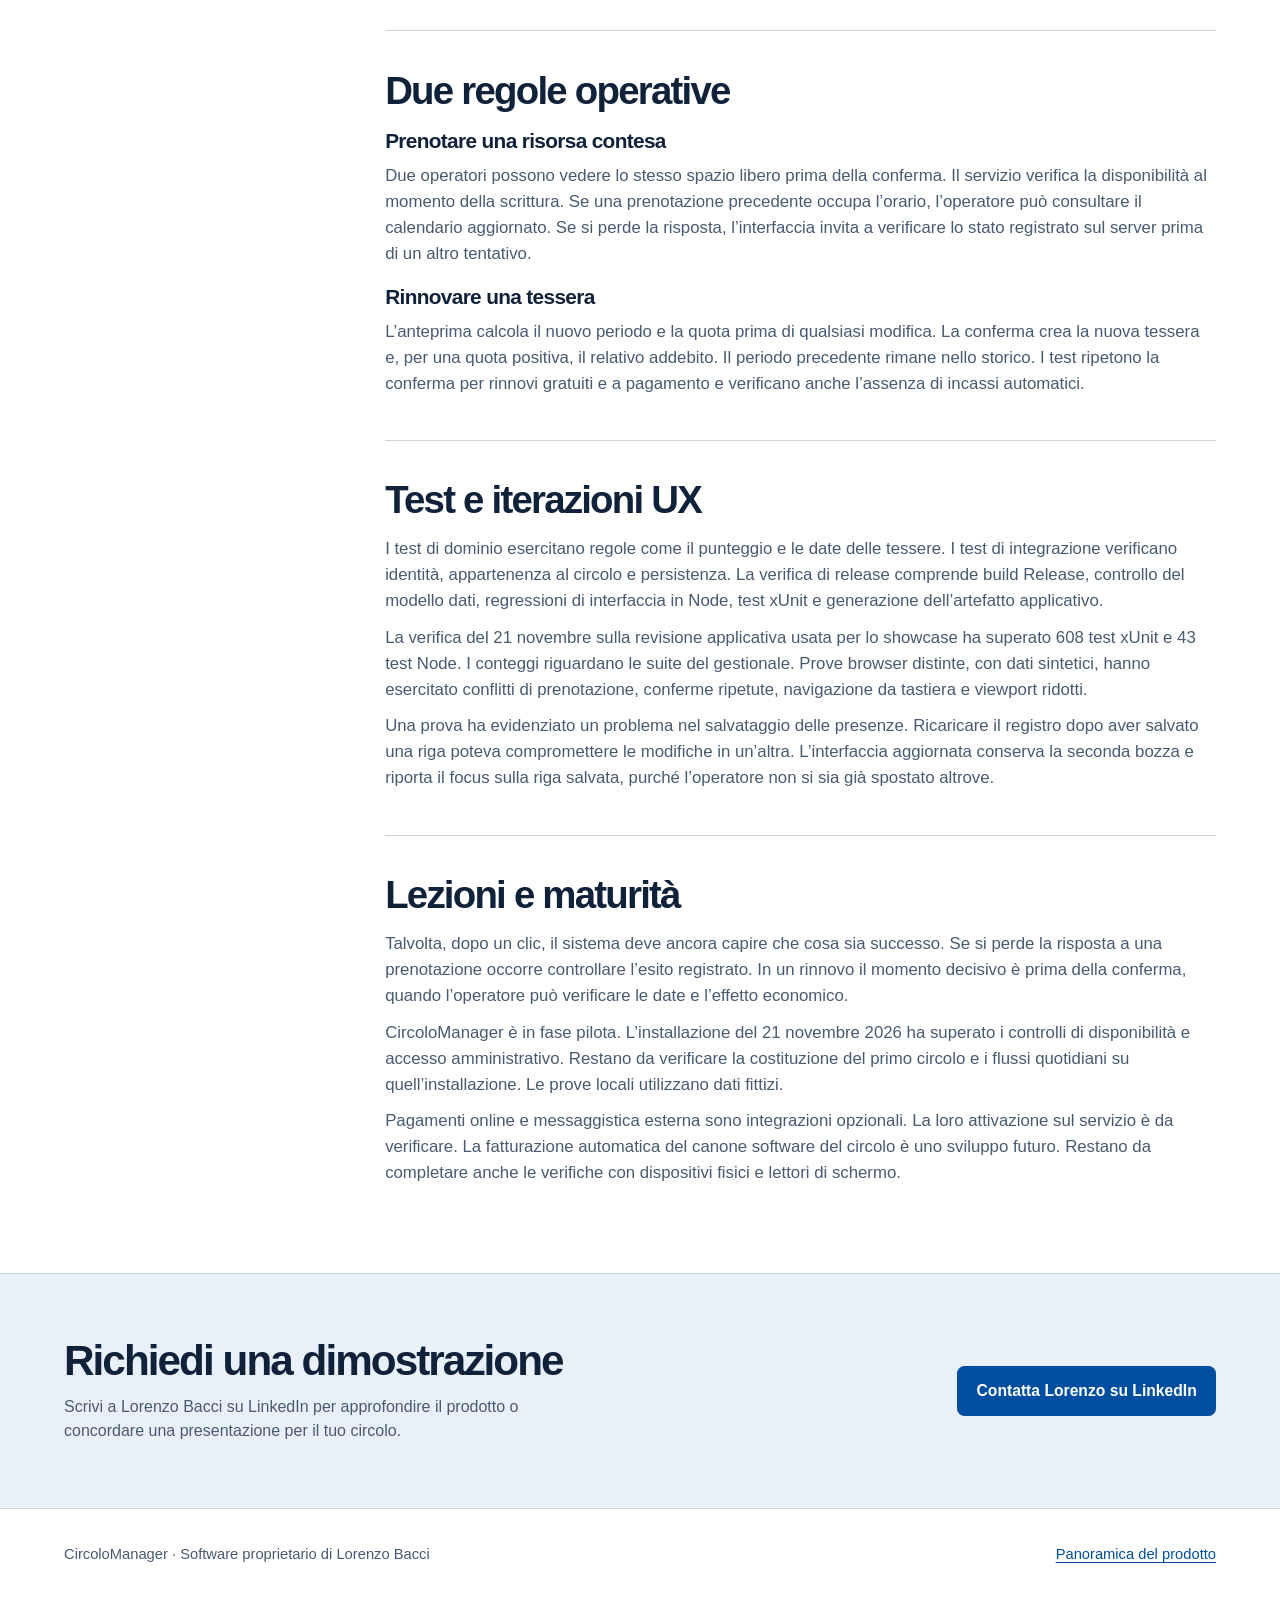
<file: site/it/case-study/index.html>
<!doctype html>
<html lang="it">
<head>
  <meta charset="utf-8">
  <meta name="viewport" content="width=device-width, initial-scale=1">
  <title>Progettare un calendario condiviso · Case study CircoloManager</title>
  <meta name="description" content="Come Lorenzo Bacci ha progettato in CircoloManager le prenotazioni per circolo, i rinnovi delle tessere e la gestione delle richieste interrotte.">
  <meta name="author" content="Lorenzo Bacci">
  <meta name="theme-color" content="#004e9f">
  <link rel="canonical" href="https://lorenzobacci20.github.io/circolomanager-showcase/it/case-study/">
  <link rel="alternate" hreflang="en" href="https://lorenzobacci20.github.io/circolomanager-showcase/case-study/">
  <link rel="alternate" hreflang="it" href="https://lorenzobacci20.github.io/circolomanager-showcase/it/case-study/">
  <link rel="alternate" hreflang="x-default" href="https://lorenzobacci20.github.io/circolomanager-showcase/case-study/">
  <link rel="icon" type="image/svg+xml" href="../../assets/mark.svg">
  <link rel="stylesheet" href="../../assets/site.css">
  <meta property="og:type" content="article">
  <meta property="og:site_name" content="CircoloManager">
  <meta property="og:locale" content="it_IT">
  <meta property="og:locale:alternate" content="en_US">
  <meta property="og:url" content="https://lorenzobacci20.github.io/circolomanager-showcase/it/case-study/">
  <meta property="og:title" content="Progettare un calendario condiviso · Case study CircoloManager">
  <meta property="og:description" content="Come Lorenzo Bacci ha progettato in CircoloManager le prenotazioni per circolo, i rinnovi delle tessere e la gestione delle richieste interrotte.">
  <meta property="og:image" content="https://lorenzobacci20.github.io/circolomanager-showcase/assets/social-it.jpg">
  <meta property="og:image:width" content="1200">
  <meta property="og:image:height" content="630">
  <meta property="og:image:type" content="image/jpeg">
  <meta property="og:image:alt" content="Marchio di CircoloManager con la racchetta e il calendario campi del gestionale.">
  <meta name="twitter:card" content="summary_large_image">
  <meta name="twitter:image:alt" content="Marchio di CircoloManager con la racchetta e il calendario campi del gestionale.">
</head>
<body>
<a class="skip" href="#main">Vai al contenuto</a>
<header>
  <div class="top wrap">
    <a class="brand" href="../../it/"><img src="../../assets/mark.svg" alt="" width="36" height="36">CircoloManager</a>
    <div class="navs">
      <nav aria-label="Navigazione principale">
        <a href="../../it/#product">Prodotto</a>
        <a href="../../it/#walkthrough">Demo</a>
        <a href="../../it/case-study/" aria-current="page">Case study</a>
        <a href="#contact">Contatti</a>
      </nav>
      <div class="locales" role="group" aria-label="Lingua"><a href="../../case-study/" lang="en" hreflang="en" aria-label="EN – English">EN</a><a href="../../it/case-study/" lang="it" hreflang="it" aria-label="IT – Italiano" aria-current="page" class="active">IT</a></div>
    </div>
  </div>
</header>
<main id="main" tabindex="-1">
  <div class="case-hero">
    <div class="wrap">
      <p class="kicker">Case study tecnico</p>
      <h1>Progettare un calendario condiviso</h1>
      <p class="lede">Un’ora di campo può servire a un socio, a una lezione o a un incontro di torneo. La gestione di queste richieste concorrenti ha orientato la progettazione di CircoloManager.</p>
      <p class="byline">Lorenzo Bacci · Progetto software personale</p>
    </div>
  </div>
  <div class="wrap case-body flow">
    <aside class="contents">
      <div>
        <strong id="contents-heading">In questo case study</strong>
        <nav aria-labelledby="contents-heading">
          <a href="#domain">Dominio e contributo</a>
          <a href="#architecture">Architettura applicativa</a>
          <a href="#workflows">Due regole operative</a>
          <a href="#quality">Test e iterazioni UX</a>
          <a href="#lessons">Lezioni e maturità</a>
        </nav>
      </div>
    </aside>
    <article class="article" aria-label="Case study tecnico">
        <section aria-labelledby="domain">
          <h2 id="domain">Dominio e contributo</h2>
          <p>Ho sviluppato CircoloManager come applicazione web proprietaria per il personale dei circoli sportivi. Il mio lavoro comprende il modello di dominio, l’applicazione ASP.NET Core, l’interfaccia operatore e i test che collegano questi elementi.</p>
          <p>Il lavoro di segreteria unisce attività che su un foglio elettronico sembrano separate. Una lezione richiede un istruttore, un campo a un’ora precisa e un registro presenze. Il rinnovo di una tessera può generare un addebito che la segreteria deve distinguere dal denaro incassato.</p>
        </section>
        <section aria-labelledby="architecture">
          <h2 id="architecture">Architettura applicativa</h2>
          <p>L’applicazione usa ASP.NET Core MVC con rendering sul server, .NET 10, C#, ASP.NET Core Identity, Entity Framework Core e SQL Server. Tailwind CSS definisce l’interfaccia. JavaScript supporta operazioni mirate come il riscontro sul calendario e il salvataggio di una riga del registro.</p>
          <p>Il livello web gestisce input e presentazione. I servizi governano le regole del circolo e i dati sono conservati in un database relazionale condiviso. Gioco libero, lezioni e incontri di torneo usano le stesse regole di occupazione, così ogni modalità di prenotazione mantiene la stessa definizione di campo disponibile.</p>
          <figure class="arch">
            <ol>
              <li><strong>Interfaccia operatore</strong><span>La segreteria usa moduli, calendari e registri.</span></li>
              <li><strong>Operazioni del circolo</strong><span>I servizi applicano permessi e regole del circolo selezionato.</span></li>
              <li><strong>Dati relazionali</strong><span>SQL Server conserva prenotazioni, tessere e movimenti.</span></li>
            </ol>
            <figcaption>La richiesta passa dall’interfaccia alle regole del circolo e quindi ai dati persistenti.</figcaption>
          </figure>
          <h3>La stessa persona può avere ruoli diversi in più circoli</h3>
          <p>L’identità dell’account e l’appartenenza al circolo sono distinte. Il circolo selezionato determina quali dati l’operatore può consultare e quali azioni può eseguire. Il segretario di un circolo può essere un semplice giocatore in un altro. I test browser cambiano circolo con lo stesso utente e verificano sia le azioni visibili sia l’accesso alle rispettive pagine.</p>
        </section>
        <section aria-labelledby="workflows">
          <h2 id="workflows">Due regole operative</h2>
          <h3>Prenotare una risorsa contesa</h3>
          <p>Due operatori possono vedere lo stesso spazio libero prima della conferma. Il servizio verifica la disponibilità al momento della scrittura. Se una prenotazione precedente occupa l’orario, l’operatore può consultare il calendario aggiornato. Se si perde la risposta, l’interfaccia invita a verificare lo stato registrato sul server prima di un altro tentativo.</p>
          <h3>Rinnovare una tessera</h3>
          <p>L’anteprima calcola il nuovo periodo e la quota prima di qualsiasi modifica. La conferma crea la nuova tessera e, per una quota positiva, il relativo addebito. Il periodo precedente rimane nello storico. I test ripetono la conferma per rinnovi gratuiti e a pagamento e verificano anche l’assenza di incassi automatici.</p>
        </section>
        <section aria-labelledby="quality">
          <h2 id="quality">Test e iterazioni UX</h2>
          <p>I test di dominio esercitano regole come il punteggio e le date delle tessere. I test di integrazione verificano identità, appartenenza al circolo e persistenza. La verifica di release comprende build Release, controllo del modello dati, regressioni di interfaccia in Node, test xUnit e generazione dell’artefatto applicativo.</p>
          <p>La verifica del 21 novembre sulla revisione applicativa usata per lo showcase ha superato 608 test xUnit e 43 test Node. I conteggi riguardano le suite del gestionale. Prove browser distinte, con dati sintetici, hanno esercitato conflitti di prenotazione, conferme ripetute, navigazione da tastiera e viewport ridotti.</p>
          <p>Una prova ha evidenziato un problema nel salvataggio delle presenze. Ricaricare il registro dopo aver salvato una riga poteva compromettere le modifiche in un’altra. L’interfaccia aggiornata conserva la seconda bozza e riporta il focus sulla riga salvata, purché l’operatore non si sia già spostato altrove.</p>
        </section>
        <section aria-labelledby="lessons">
          <h2 id="lessons">Lezioni e maturità</h2>
          <p>Talvolta, dopo un clic, il sistema deve ancora capire che cosa sia successo. Se si perde la risposta a una prenotazione occorre controllare l’esito registrato. In un rinnovo il momento decisivo è prima della conferma, quando l’operatore può verificare le date e l’effetto economico.</p>
          <p>CircoloManager è in fase pilota. L’installazione del 21 novembre 2026 ha superato i controlli di disponibilità e accesso amministrativo. Restano da verificare la costituzione del primo circolo e i flussi quotidiani su quell’installazione. Le prove locali utilizzano dati fittizi.</p>
          <p>Pagamenti online e messaggistica esterna sono integrazioni opzionali. La loro attivazione sul servizio è da verificare. La fatturazione automatica del canone software del circolo è uno sviluppo futuro. Restano da completare anche le verifiche con dispositivi fisici e lettori di schermo.</p>
        </section>
    </article>
  </div>
  <section class="contact-area" id="contact" aria-labelledby="contact-heading">
    <div class="contact wrap">
      <div>
        <h2 id="contact-heading">Richiedi una dimostrazione</h2>
        <p>Scrivi a Lorenzo Bacci su LinkedIn per approfondire il prodotto o concordare una presentazione per il tuo circolo.</p>
      </div>
      <a class="btn" href="https://www.linkedin.com/in/lorenzobacci96/" referrerpolicy="no-referrer">Contatta Lorenzo su LinkedIn</a>
    </div>
  </section>
</main>
<footer>
  <div class="wrap">
    <span>CircoloManager · Software proprietario di Lorenzo Bacci</span>
    <a href="../../it/">Panoramica del prodotto</a>
  </div>
</footer>

</body>
</html>
</file>
<file: site/assets/site.css>
/* CircoloManager presentation website */
:root {
  color-scheme: light;
  --paper: #f7f9fc;
  --ink: #10213a;
  --muted: #485a71;
  --blue: #004e9f;
  --navy: #062c57;
  --line: #cad4df;
  --soft: #e8f1fa;
  --white: #fff;
  --page: 84rem;
  --gutter: clamp(1rem, 5vw, 5rem);
  --type: "Public Sans", Inter, -apple-system, BlinkMacSystemFont, "Segoe UI", Arial, sans-serif;
  font-family: var(--type);
  color: var(--ink);
  background: white;
  line-height: 1.55;
  -webkit-text-size-adjust: 100%;
  text-size-adjust: 100%;
}
* { box-sizing: border-box; }
body { margin: 0; }
img, video { display: block; max-width: 100%; }
img { height: auto; }
a { color: var(--blue); text-decoration-thickness: .09em; text-underline-offset: .22em; }
button { font: inherit; }
[hidden] { display: none !important; }
:focus-visible { outline: 3px solid #da5500; outline-offset: 4px; }
a, button, summary { touch-action: manipulation; }
h1, h2, h3, p, ol, ul, figure, dl, dd { margin: 0; }
h1, h2, h3 { line-height: 1.07; text-wrap: balance; }
h1, h2 { font-weight: 710; letter-spacing: -.046em; }
h3 { font-weight: 675; letter-spacing: -.031em; }
h1 { font-size: clamp(3rem, 5.45vw, 5.4rem); }
h2 { font-size: clamp(2.1rem, 4.1vw, 3.9rem); }
h3 { font-size: clamp(1.3rem, 2.2vw, 2rem); }
p { text-wrap: pretty; }
.wrap { width: min(calc(100% - var(--gutter) * 2), var(--page)); margin-inline: auto; }
.skip { position: absolute; top: .6rem; left: .6rem; padding: .75rem 1rem; background: white; transform: translateY(-180%); z-index: 5; }
.skip:focus { transform: none; }
header { border-bottom: 1px solid var(--line); background: white; }
.top { min-height: 4.75rem; display: flex; align-items: center; justify-content: space-between; gap: 2rem; }
.brand { display: inline-flex; align-items: center; gap: .65rem; text-decoration: none; color: var(--ink); font-size: 1.27rem; letter-spacing: -.035em; font-weight: 680; min-height: 44px; }
.brand img { width: 2.25rem; height: 2.25rem; }
.navs, .navs nav, .locales { display: flex; align-items: center; }
.navs { gap: clamp(1rem, 3vw, 3rem); }
.navs nav { gap: clamp(1rem, 2vw, 2.25rem); }
.navs nav a, .locales a { min-height: 44px; display: inline-flex; align-items: center; text-decoration: none; color: var(--ink); font-size: .93rem; font-weight: 580; }
.navs nav a:hover, .navs nav a[aria-current=page] { color: var(--blue); text-decoration: underline; }
.locales { gap: .15rem; }
.locales a { justify-content: center; color: var(--muted); min-width: 44px; }
.locales .active { background: var(--soft); color: var(--blue); border-radius: .4rem; }
.hero { overflow: hidden; border-bottom: 1px solid var(--line); background: var(--paper); }
.hero-grid { display: grid; grid-template-columns: minmax(0,.93fr) minmax(0,1.16fr); align-items: center; gap: clamp(2rem,5.4vw,6rem); padding-block: clamp(3rem,7vw,6.75rem); }
.kicker { font-size: .83rem; font-weight: 670; text-transform: uppercase; letter-spacing: .12em; color: var(--blue); line-height: 1.5; }
.hero h1 { margin-top: 1.15rem; }
.hero h1 span { display: block; color: var(--blue); }
.lede { margin-top: 1.35rem; font-size: clamp(1.05rem,1.6vw,1.28rem); color: var(--muted); line-height: 1.5; max-width: 45ch; }
.actions { display: flex; flex-wrap: wrap; gap: .7rem; align-items: center; margin-top: 1.8rem; }
.btn { display: inline-flex; align-items: center; justify-content: center; gap: .65rem; padding: .74rem 1.14rem; min-height: 46px; color: white; background: var(--blue); border: 1px solid var(--blue); border-radius: .46rem; font-weight: 620; font-size: .98rem; text-decoration: none; }
.btn:hover { background: #003b79; }
.btn.outline { color: var(--ink); border-color: #9dabbd; background: white; }
.btn.outline:hover { background: var(--soft); }
.play { border-inline-start: .64rem solid currentColor; border-block: .39rem solid transparent; width: 0; height: 0; }
.textlink { min-height: 44px; display: inline-flex; align-items: center; font-weight: 630; }
.hero-study { margin-top: .25rem; font-size: .93rem; }
.court { background: #073d78; color: white; isolation: isolate; position: relative; overflow: hidden; }
.court::before, .court::after { content: ""; display: block; position: absolute; pointer-events: none; z-index: -1; border: 1px solid #4976a2; }
.court::before { inset: 8% -18% 8% 8%; transform: skewY(-16deg); }
.court::after { inset: 22% 9% -32% -16%; transform: skewY(15deg); }
.hero-figure { min-width: 0; }
.court-frame { display: block; padding: clamp(1rem,3.4vw,3.6rem) clamp(.85rem,2.4vw,2.6rem); border-radius: .8rem; }
.court-frame img { width: 100%; border: 1px solid rgba(255,255,255,.8); box-shadow: 0 .9rem 2rem #001d41a0; border-radius: .32rem; }
figcaption { color: var(--muted); font-size: .92rem; }
.hero-figure figcaption { display: flex; justify-content: space-between; flex-wrap: wrap; gap: 0 .6rem; align-items: baseline; padding-top: .3rem; }
.hero-figure figcaption span { font-weight: 600; }
.hero-figure figcaption a { min-height: 44px; display: inline-flex; align-items: center; }
.flow { padding-block: clamp(3.5rem,6.8vw,7rem); }
.problem-grid { display: grid; grid-template-columns: minmax(0,.95fr) minmax(0,1.08fr); gap: 2rem 7%; align-items: start; }
.problem-grid h2 { max-width: 16ch; }
.problem-grid p + p { margin-top: .85rem; }
.problem-grid p { color: var(--muted); font-size: 1.08rem; max-width: 65ch; }
.feature-area { border-block: 1px solid var(--line); background: var(--paper); }
.feature-head { display: flex; flex-wrap: wrap; gap: 1rem 3rem; align-items: end; justify-content: space-between; }
.feature-head p { max-width: 46ch; color: var(--muted); }
.gallery { margin-top: 2.3rem; }
.tabs { display: flex; flex-wrap: wrap; gap: .4rem; margin-bottom: 1rem; }
.tabs button { background: transparent; border: 1px solid #9cacbd; border-radius: .4rem; color: var(--ink); padding: .58rem .9rem; min-height: 44px; cursor: pointer; font-size: .95rem; font-weight: 600; }
.tabs button[aria-selected=true] { background: var(--navy); border-color: var(--navy); color: white; }
.tabs button:hover:not([aria-selected=true]) { background: #dce9f5; }
.panel { display: grid; grid-template-columns: minmax(0,1.8fr) minmax(0,.8fr); align-items: stretch; border: 1px solid var(--line); background: white; border-radius: .6rem; overflow: hidden; }
.panel + .panel { margin-top: 1rem; }
.gallery.ready .panel { margin-top: 0; }
.panel > .shot { display: flex; align-items: center; justify-content: center; background: #e3ebf2; min-width: 0; padding: clamp(.5rem,1.7vw,1.6rem); }
.panel > .shot img { width: 100%; border: 1px solid #c1cbd5; border-radius: .27rem; box-shadow: 0 2px 6px #14294315; }
.panel > .shot:focus-visible, .court-frame:focus-visible { outline-offset: -4px; }
.panel-copy { display: flex; flex-direction: column; align-items: flex-start; justify-content: center; padding: clamp(1.2rem,3vw,2.9rem); }
.panel-copy h3 { margin-bottom: .7rem; }
.panel-copy p { color: var(--muted); }
.panel-copy a { margin-top: 1rem; }
.mobile-view { display: flex; align-items: center; justify-content: space-between; flex-wrap: wrap; gap: 1rem 5rem; padding-top: 1.1rem; color: var(--muted); }
.mobile-view a { white-space: normal; }
.film { background: var(--navy); color: white; }
.film .kicker { color: #b6d5ff; }
.film h2 { margin-block: .7rem 2.2rem; }
.film-grid { display: grid; grid-template-columns: minmax(0,1.6fr) minmax(0,.82fr); gap: clamp(1.5rem,4.5vw,4.7rem); align-items: start; }
.film video { width: 100%; height: auto; border-radius: .45rem; background: #011b32; }
.film figcaption { color: #d0e0f3; padding-top: .85rem; }
.steps { list-style: none; padding: 0; }
.steps li { border-top: 1px solid #718ba7; padding-block: 1.05rem; }
.steps strong { display: block; font-size: 1.28rem; margin-bottom: .25rem; }
.steps p { font-size: 1rem; color: #e2edf9; }
.engineering { display: grid; grid-template-columns: minmax(0,.95fr) minmax(0,1.08fr); gap: 1.5rem 7%; }
.engineering h2 { margin-top: .6rem; }
.engineering p { color: var(--muted); font-size: 1.09rem; max-width: 55ch; }
.engineering .textlink { margin-top: .9rem; }
.contact-area { background: var(--soft); border-block: 1px solid var(--line); }
.contact { display: flex; align-items: center; justify-content: space-between; gap: 2rem; padding-block: clamp(2.8rem,5vw,5rem); }
.contact h2 { font-size: clamp(2rem,3.3vw,3rem); }
.contact p { margin-top: .7rem; max-width: 55ch; color: var(--muted); }
.contact .btn { flex-shrink: 0; }
footer .wrap { display: flex; align-items: center; justify-content: space-between; flex-wrap: wrap; gap: .5rem 2rem; min-height: 5.6rem; padding-block: 1rem; color: var(--muted); font-size: .92rem; }
footer a { min-height: 44px; display: inline-flex; align-items: center; }
.case-hero { background: var(--paper); border-bottom: 1px solid var(--line); padding-block: clamp(3rem,7vw,6rem); }
.case-hero h1 { max-width: 18ch; margin-top: .7rem; font-size: clamp(2.7rem,5.8vw,5.8rem); }
.case-hero .lede { max-width: 65ch; }
.byline { margin-top: 1.4rem; font-weight: 620; }
.case-body { display: grid; grid-template-columns: minmax(10rem,.55fr) minmax(0,1.9fr); gap: 2rem 7%; }
.contents nav { border-left: 2px solid var(--line); padding-left: 1rem; display: grid; margin-top: .7rem; }
.contents a { display: inline-flex; align-items: center; min-height: 44px; }
.article { max-width: 52rem; min-width: 0; }
.article section + section { border-top: 1px solid var(--line); padding-top: 2.4rem; margin-top: 2.7rem; }
.article h2 { font-size: clamp(1.8rem,3vw,2.8rem); margin-bottom: 1rem; }
.article h3 { font-size: 1.3rem; margin-top: 1.2rem; }
.article p, .article li { color: var(--muted); font-size: 1.05rem; line-height: 1.55; }
.article p + p, .article h3 + p { margin-top: .65rem; }
.arch { border: 1px solid var(--line); background: var(--paper); margin-block: 1.35rem; padding: clamp(1rem,2vw,1.7rem); border-radius: .5rem; }
.arch ol { list-style: none; display: grid; grid-template-columns: repeat(3,minmax(0,1fr)); gap: 1.7rem; padding: 0; }
.arch li { position: relative; border-block-start: 3px solid var(--blue); padding-top: .65rem; }
.arch strong { display: block; color: var(--ink); font-size: .97rem; }
.arch li span { display: block; font-size: .87rem; margin-top: .3rem; }
.arch li:not(:last-child)::after { content: "→"; position: absolute; right: -1.3rem; top: .4rem; color: var(--blue); }
.arch figcaption { margin-top: 1.3rem; }
@media (min-width: 60rem) {
  .contents > div { position: sticky; top: 1.5rem; }
}
@media (max-width: 58rem) {
  :root { --gutter: clamp(1rem,4vw,2.5rem); }
  .hero-grid { grid-template-columns: minmax(0,.95fr) minmax(0,1fr); gap: 1.6rem; }
  .navs { gap: .7rem; }
  .navs nav { gap: .9rem; }
  .film-grid, .panel { grid-template-columns: minmax(0,1.4fr) minmax(0,1fr); }
  .case-body { grid-template-columns: 1fr; }
  .contents nav { display: flex; flex-wrap: wrap; gap: 0 1rem; }
}
@media (max-width: 45rem) {
  .top { gap: .15rem 1rem; flex-wrap: wrap; padding-top: .5rem; }
  .navs { display: contents; }
  .top .locales { margin-left: auto; }
  .top .navs nav { order: 3; width: 100%; flex-wrap: wrap; gap: 0 1.15rem; padding-bottom: .18rem; }
  .actions .btn { padding-inline: .85rem; }
  .hero-grid, .problem-grid, .film-grid, .engineering, .panel { grid-template-columns: minmax(0,1fr); }
  .hero-grid { padding-block: 2.5rem; gap: 1.5rem; }
  .hero h1 { font-size: clamp(2.9rem,10.6vw,4.4rem); }
  .court-frame { padding: clamp(1.1rem,5.5vw,2.6rem) clamp(.75rem,4vw,1.7rem); }
  .problem-grid h2, .lede { max-width: none; }
  .flow { padding-block: 3.05rem; }
  .panel-copy { padding: 1.2rem; }
  .mobile-view { gap: 0; }
  .contact { align-items: flex-start; flex-direction: column; gap: 1.1rem; }
}
@media (max-width: 25rem) {
  .arch ol { grid-template-columns: 1fr; gap: .6rem; }
  .arch li:not(:last-child)::after { display: none; }
  .tabs { gap: .34rem; }
  .tabs button { font-size: .9rem; }
  .hero-figure figcaption span { padding-top: .5rem; }
}
@media (prefers-reduced-motion: reduce) {
  *, *::before, *::after { animation: none !important; scroll-behavior: auto !important; transition: none !important; }
}
.panel > .phone img { width: auto; max-height: clamp(19rem,35vw,33rem); }
</file>
